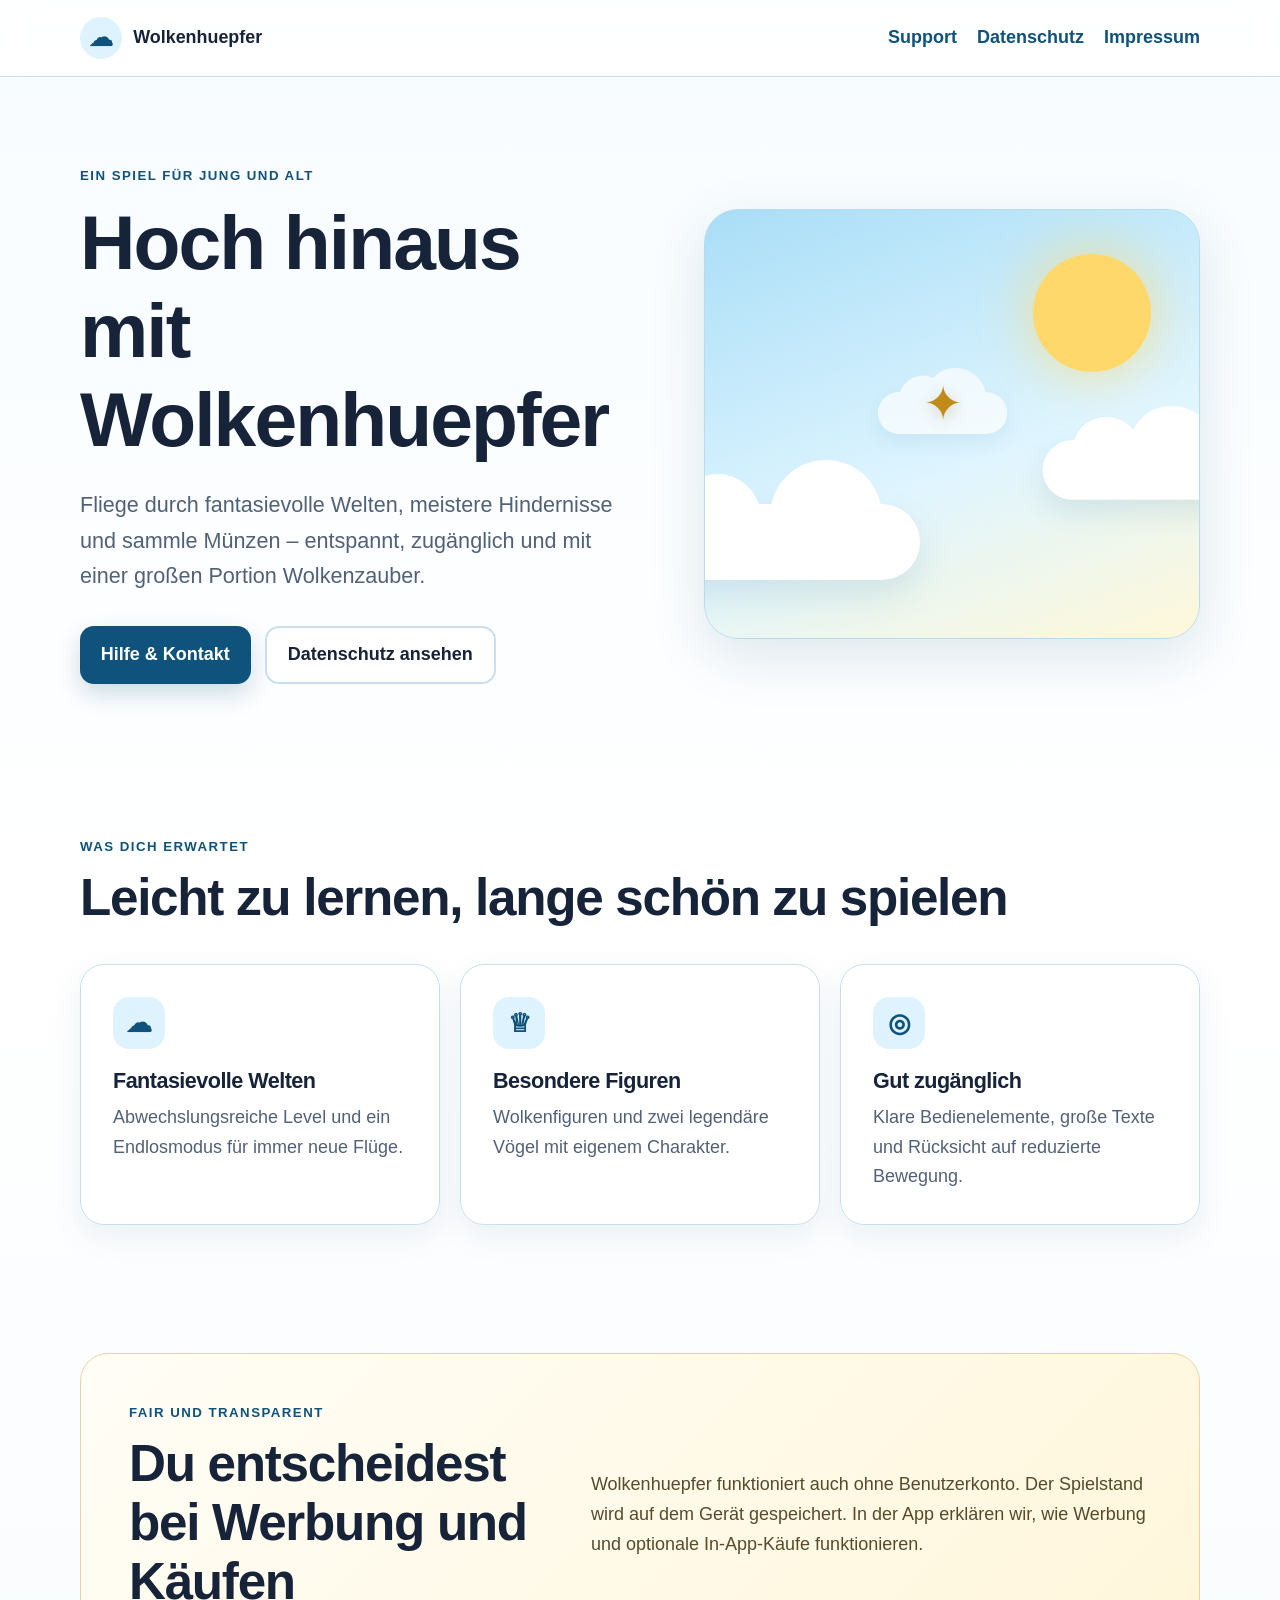
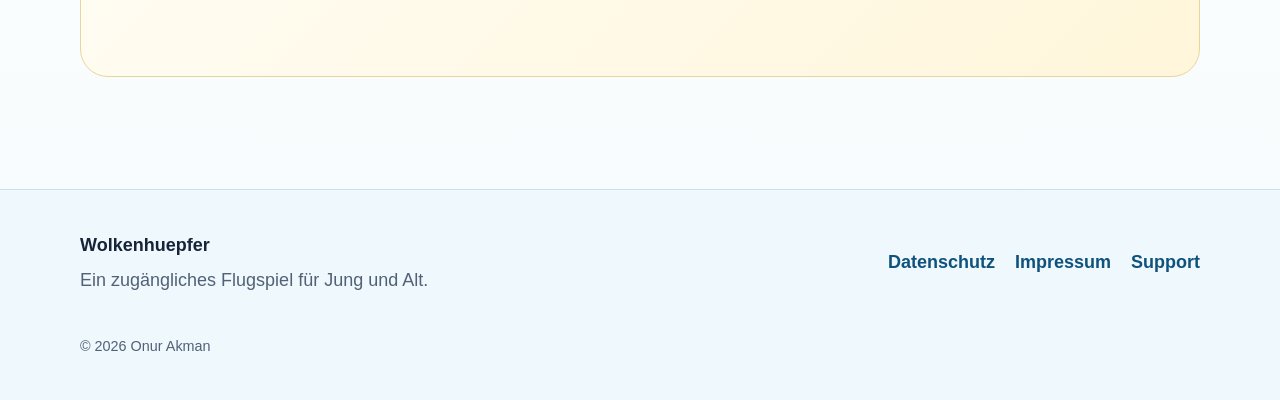
<file: index.html>
<!DOCTYPE html><html lang="de"><head><meta charSet="utf-8"/><meta name="viewport" content="width=device-width, initial-scale=1"/><link rel="stylesheet" href="/_next/static/chunks/0yrw0584~e8qk.css" data-precedence="next"/><link rel="preload" as="script" fetchPriority="low" href="/_next/static/chunks/0w2aga045jl1g.js"/><script src="/_next/static/chunks/159a0hv_pbomc.js" async=""></script><script src="/_next/static/chunks/0c_u0uom0kk-9.js" async=""></script><script src="/_next/static/chunks/17is7py1qu.mk.js" async=""></script><script src="/_next/static/chunks/turbopack-0-zrnbq9zxs--.js" async=""></script><script src="/_next/static/chunks/125vt8~p66e3w.js" async=""></script><script src="/_next/static/chunks/17f2ht9wo-phb.js" async=""></script><script src="/_next/static/chunks/0n7gz84jmsrn1.js" async=""></script><title>Wolkenhuepfer</title><meta name="description" content="Offizielle Website von Wolkenhuepfer – Informationen, Support, Datenschutz und Impressum."/><meta name="application-name" content="Wolkenhuepfer"/><meta name="robots" content="index, follow"/><script src="/_next/static/chunks/03~yq9q893hmn.js" noModule=""></script></head><body><div hidden=""><!--$--><!--/$--></div><a class="skip-link" href="#main-content">Zum Inhalt springen</a><header class="site-header"><div class="shell nav-wrap"><a class="brand" aria-label="Wolkenhuepfer Startseite" href="/"><span class="brand-mark" aria-hidden="true">☁</span><span>Wolkenhuepfer</span></a><nav aria-label="Hauptnavigation"><a href="/support/">Support</a><a href="/datenschutz/">Datenschutz</a><a href="/impressum/">Impressum</a></nav></div></header><main id="main-content" class="shell"><section class="hero" aria-labelledby="hero-title"><div class="hero-copy"><p class="eyebrow">Ein Spiel für Jung und Alt</p><h1 id="hero-title">Hoch hinaus mit Wolkenhuepfer</h1><p class="lead">Fliege durch fantasievolle Welten, meistere Hindernisse und sammle Münzen – entspannt, zugänglich und mit einer großen Portion Wolkenzauber.</p><div class="hero-actions"><a class="button primary" href="/support/">Hilfe &amp; Kontakt</a><a class="button secondary" href="/datenschutz/">Datenschutz ansehen</a></div></div><div class="sky-card" aria-label="Illustration einer Wolkenlandschaft"><span class="sun" aria-hidden="true"></span><span class="cloud cloud-one" aria-hidden="true"></span><span class="cloud cloud-two" aria-hidden="true"></span><span class="cloud cloud-three" aria-hidden="true"></span><span class="flight-path" aria-hidden="true">✦</span></div></section><section class="section" aria-labelledby="features-title"><p class="eyebrow">Was dich erwartet</p><h2 id="features-title">Leicht zu lernen, lange schön zu spielen</h2><div class="feature-grid"><article class="feature-card"><span class="feature-icon" aria-hidden="true">☁</span><h3>Fantasievolle Welten</h3><p>Abwechslungsreiche Level und ein Endlosmodus für immer neue Flüge.</p></article><article class="feature-card"><span class="feature-icon" aria-hidden="true">♕</span><h3>Besondere Figuren</h3><p>Wolkenfiguren und zwei legendäre Vögel mit eigenem Charakter.</p></article><article class="feature-card"><span class="feature-icon" aria-hidden="true">◎</span><h3>Gut zugänglich</h3><p>Klare Bedienelemente, große Texte und Rücksicht auf reduzierte Bewegung.</p></article></div></section><section class="section trust-panel" aria-labelledby="fair-title"><div><p class="eyebrow">Fair und transparent</p><h2 id="fair-title">Du entscheidest bei Werbung und Käufen</h2></div><p>Wolkenhuepfer funktioniert auch ohne Benutzerkonto. Der Spielstand wird auf dem Gerät gespeichert. In der App erklären wir, wie Werbung und optionale In‑App‑Käufe funktionieren.</p></section><!--$--><!--/$--></main><footer class="site-footer"><div class="shell footer-grid"><div><strong>Wolkenhuepfer</strong><p>Ein zugängliches Flugspiel für Jung und Alt.</p></div><nav aria-label="Rechtliche Hinweise"><a href="/datenschutz/">Datenschutz</a><a href="/impressum/">Impressum</a><a href="/support/">Support</a></nav><p class="copyright">© 2026 Onur Akman</p></div></footer><script src="/_next/static/chunks/0w2aga045jl1g.js" id="_R_" async=""></script><script>(self.__next_f=self.__next_f||[]).push([0])</script><script>self.__next_f.push([1,"1:\"$Sreact.fragment\"\n2:I[67295,[\"/_next/static/chunks/125vt8~p66e3w.js\",\"/_next/static/chunks/17f2ht9wo-phb.js\",\"/_next/static/chunks/0n7gz84jmsrn1.js\"],\"\"]\n3:I[11968,[\"/_next/static/chunks/125vt8~p66e3w.js\",\"/_next/static/chunks/17f2ht9wo-phb.js\",\"/_next/static/chunks/0n7gz84jmsrn1.js\"],\"default\"]\n4:I[87804,[\"/_next/static/chunks/125vt8~p66e3w.js\",\"/_next/static/chunks/17f2ht9wo-phb.js\",\"/_next/static/chunks/0n7gz84jmsrn1.js\"],\"default\"]\na:I[21480,[\"/_next/static/chunks/125vt8~p66e3w.js\",\"/_next/static/chunks/17f2ht9wo-phb.js\",\"/_next/static/chunks/0n7gz84jmsrn1.js\"],\"default\",1]\n:HL[\"/_next/static/chunks/0yrw0584~e8qk.css\",\"style\"]\n"])</script><script>self.__next_f.push([1,"0:{\"P\":null,\"c\":[\"\",\"\"],\"q\":\"\",\"i\":false,\"f\":[[[\"\",{\"children\":[\"__PAGE__\",{}]},\"$undefined\",\"$undefined\",16],[[\"$\",\"$1\",\"c\",{\"children\":[[[\"$\",\"link\",\"0\",{\"rel\":\"stylesheet\",\"href\":\"/_next/static/chunks/0yrw0584~e8qk.css\",\"precedence\":\"next\",\"crossOrigin\":\"$undefined\",\"nonce\":\"$undefined\"}],[\"$\",\"script\",\"script-0\",{\"src\":\"/_next/static/chunks/125vt8~p66e3w.js\",\"async\":true,\"nonce\":\"$undefined\"}],[\"$\",\"script\",\"script-1\",{\"src\":\"/_next/static/chunks/17f2ht9wo-phb.js\",\"async\":true,\"nonce\":\"$undefined\"}],[\"$\",\"script\",\"script-2\",{\"src\":\"/_next/static/chunks/0n7gz84jmsrn1.js\",\"async\":true,\"nonce\":\"$undefined\"}]],[\"$\",\"html\",null,{\"lang\":\"de\",\"children\":[\"$\",\"body\",null,{\"children\":[[\"$\",\"a\",null,{\"className\":\"skip-link\",\"href\":\"#main-content\",\"children\":\"Zum Inhalt springen\"}],[\"$\",\"header\",null,{\"className\":\"site-header\",\"children\":[\"$\",\"div\",null,{\"className\":\"shell nav-wrap\",\"children\":[[\"$\",\"$L2\",null,{\"className\":\"brand\",\"href\":\"/\",\"aria-label\":\"Wolkenhuepfer Startseite\",\"children\":[[\"$\",\"span\",null,{\"className\":\"brand-mark\",\"aria-hidden\":\"true\",\"children\":\"☁\"}],[\"$\",\"span\",null,{\"children\":\"Wolkenhuepfer\"}]]}],[\"$\",\"nav\",null,{\"aria-label\":\"Hauptnavigation\",\"children\":[[\"$\",\"$L2\",null,{\"href\":\"/support/\",\"children\":\"Support\"}],[\"$\",\"$L2\",null,{\"href\":\"/datenschutz/\",\"children\":\"Datenschutz\"}],[\"$\",\"$L2\",null,{\"href\":\"/impressum/\",\"children\":\"Impressum\"}]]}]]}]}],[\"$\",\"main\",null,{\"id\":\"main-content\",\"className\":\"shell\",\"children\":[\"$\",\"$L3\",null,{\"parallelRouterKey\":\"children\",\"error\":\"$undefined\",\"errorStyles\":\"$undefined\",\"errorScripts\":\"$undefined\",\"template\":[\"$\",\"$L4\",null,{}],\"templateStyles\":\"$undefined\",\"templateScripts\":\"$undefined\",\"notFound\":[[[\"$\",\"title\",null,{\"children\":\"404: This page could not be found.\"}],[\"$\",\"div\",null,{\"style\":{\"fontFamily\":\"system-ui,\\\"Segoe UI\\\",Roboto,Helvetica,Arial,sans-serif,\\\"Apple Color Emoji\\\",\\\"Segoe UI Emoji\\\"\",\"height\":\"100vh\",\"textAlign\":\"center\",\"display\":\"flex\",\"flexDirection\":\"column\",\"alignItems\":\"center\",\"justifyContent\":\"center\"},\"children\":[\"$\",\"div\",null,{\"children\":[[\"$\",\"style\",null,{\"dangerouslySetInnerHTML\":{\"__html\":\"body{color:#000;background:#fff;margin:0}.next-error-h1{border-right:1px solid rgba(0,0,0,.3)}@media (prefers-color-scheme:dark){body{color:#fff;background:#000}.next-error-h1{border-right:1px solid rgba(255,255,255,.3)}}\"}}],[\"$\",\"h1\",null,{\"className\":\"next-error-h1\",\"style\":{\"display\":\"inline-block\",\"margin\":\"0 20px 0 0\",\"padding\":\"0 23px 0 0\",\"fontSize\":24,\"fontWeight\":500,\"verticalAlign\":\"top\",\"lineHeight\":\"49px\"},\"children\":404}],[\"$\",\"div\",null,{\"style\":{\"display\":\"inline-block\"},\"children\":[\"$\",\"h2\",null,{\"style\":{\"fontSize\":14,\"fontWeight\":400,\"lineHeight\":\"49px\",\"margin\":0},\"children\":\"This page could not be found.\"}]}]]}]}]],[]],\"forbidden\":\"$undefined\",\"unauthorized\":\"$undefined\"}]}],[\"$\",\"footer\",null,{\"className\":\"site-footer\",\"children\":[\"$\",\"div\",null,{\"className\":\"shell footer-grid\",\"children\":[[\"$\",\"div\",null,{\"children\":[[\"$\",\"strong\",null,{\"children\":\"Wolkenhuepfer\"}],[\"$\",\"p\",null,{\"children\":\"Ein zugängliches Flugspiel für Jung und Alt.\"}]]}],[\"$\",\"nav\",null,{\"aria-label\":\"Rechtliche Hinweise\",\"children\":[[\"$\",\"$L2\",null,{\"href\":\"/datenschutz/\",\"children\":\"Datenschutz\"}],[\"$\",\"$L2\",null,{\"href\":\"/impressum/\",\"children\":\"Impressum\"}],[\"$\",\"$L2\",null,{\"href\":\"/support/\",\"children\":\"Support\"}]]}],[\"$\",\"p\",null,{\"className\":\"copyright\",\"children\":\"© 2026 Onur Akman\"}]]}]}]]}]}]]}],{\"children\":[[\"$\",\"$1\",\"c\",{\"children\":[[[\"$\",\"section\",null,{\"className\":\"hero\",\"aria-labelledby\":\"hero-title\",\"children\":[[\"$\",\"div\",null,{\"className\":\"hero-copy\",\"children\":[[\"$\",\"p\",null,{\"className\":\"eyebrow\",\"children\":\"Ein Spiel für Jung und Alt\"}],[\"$\",\"h1\",null,{\"id\":\"hero-title\",\"children\":\"Hoch hinaus mit Wolkenhuepfer\"}],[\"$\",\"p\",null,{\"className\":\"lead\",\"children\":\"Fliege durch fantasievolle Welten, meistere Hindernisse und sammle Münzen – entspannt, zugänglich und mit einer großen Portion Wolkenzauber.\"}],[\"$\",\"div\",null,{\"className\":\"hero-actions\",\"children\":[[\"$\",\"$L2\",null,{\"className\":\"button primary\",\"href\":\"/support/\",\"children\":\"Hilfe \u0026 Kontakt\"}],[\"$\",\"$L2\",null,{\"className\":\"button secondary\",\"href\":\"/datenschutz/\",\"children\":\"Datenschutz ansehen\"}]]}]]}],[\"$\",\"div\",null,{\"className\":\"sky-card\",\"aria-label\":\"Illustration einer Wolkenlandschaft\",\"children\":[[\"$\",\"span\",null,{\"className\":\"sun\",\"aria-hidden\":\"true\"}],[\"$\",\"span\",null,{\"className\":\"cloud cloud-one\",\"aria-hidden\":\"true\"}],[\"$\",\"span\",null,{\"className\":\"cloud cloud-two\",\"aria-hidden\":\"true\"}],[\"$\",\"span\",null,{\"className\":\"cloud cloud-three\",\"aria-hidden\":\"true\"}],[\"$\",\"span\",null,{\"className\":\"flight-path\",\"aria-hidden\":\"true\",\"children\":\"✦\"}]]}]]}],[\"$\",\"section\",null,{\"className\":\"section\",\"aria-labelledby\":\"features-title\",\"children\":[[\"$\",\"p\",null,{\"className\":\"eyebrow\",\"children\":\"Was dich erwartet\"}],\"$L5\",\"$L6\"]}],\"$L7\"],null,\"$L8\"]}],{},null,false,null]},null,false,null],\"$L9\",false]],\"m\":\"$undefined\",\"G\":[\"$a\",[\"$Lb\"]],\"S\":true,\"h\":null,\"s\":\"$undefined\",\"l\":\"$undefined\",\"p\":\"$undefined\",\"d\":\"$undefined\",\"b\":\"DrEiK5iw8OXhqhpWD-Tgt\"}\n"])</script><script>self.__next_f.push([1,"c:I[77916,[\"/_next/static/chunks/125vt8~p66e3w.js\",\"/_next/static/chunks/17f2ht9wo-phb.js\",\"/_next/static/chunks/0n7gz84jmsrn1.js\"],\"OutletBoundary\"]\nd:\"$Sreact.suspense\"\nf:I[77916,[\"/_next/static/chunks/125vt8~p66e3w.js\",\"/_next/static/chunks/17f2ht9wo-phb.js\",\"/_next/static/chunks/0n7gz84jmsrn1.js\"],\"ViewportBoundary\"]\n11:I[77916,[\"/_next/static/chunks/125vt8~p66e3w.js\",\"/_next/static/chunks/17f2ht9wo-phb.js\",\"/_next/static/chunks/0n7gz84jmsrn1.js\"],\"MetadataBoundary\"]\n5:[\"$\",\"h2\",null,{\"id\":\"features-title\",\"children\":\"Leicht zu lernen, lange schön zu spielen\"}]\n6:[\"$\",\"div\",null,{\"className\":\"feature-grid\",\"children\":[[\"$\",\"article\",null,{\"className\":\"feature-card\",\"children\":[[\"$\",\"span\",null,{\"className\":\"feature-icon\",\"aria-hidden\":\"true\",\"children\":\"☁\"}],[\"$\",\"h3\",null,{\"children\":\"Fantasievolle Welten\"}],[\"$\",\"p\",null,{\"children\":\"Abwechslungsreiche Level und ein Endlosmodus für immer neue Flüge.\"}]]}],[\"$\",\"article\",null,{\"className\":\"feature-card\",\"children\":[[\"$\",\"span\",null,{\"className\":\"feature-icon\",\"aria-hidden\":\"true\",\"children\":\"♕\"}],[\"$\",\"h3\",null,{\"children\":\"Besondere Figuren\"}],[\"$\",\"p\",null,{\"children\":\"Wolkenfiguren und zwei legendäre Vögel mit eigenem Charakter.\"}]]}],[\"$\",\"article\",null,{\"className\":\"feature-card\",\"children\":[[\"$\",\"span\",null,{\"className\":\"feature-icon\",\"aria-hidden\":\"true\",\"children\":\"◎\"}],[\"$\",\"h3\",null,{\"children\":\"Gut zugänglich\"}],[\"$\",\"p\",null,{\"children\":\"Klare Bedienelemente, große Texte und Rücksicht auf reduzierte Bewegung.\"}]]}]]}]\n7:[\"$\",\"section\",null,{\"className\":\"section trust-panel\",\"aria-labelledby\":\"fair-title\",\"children\":[[\"$\",\"div\",null,{\"children\":[[\"$\",\"p\",null,{\"className\":\"eyebrow\",\"children\":\"Fair und transparent\"}],[\"$\",\"h2\",null,{\"id\":\"fair-title\",\"children\":\"Du entscheidest bei Werbung und Käufen\"}]]}],[\"$\",\"p\",null,{\"children\":\"Wolkenhuepfer funktioniert auch ohne Benutzerkonto. Der Spielstand wird auf dem Gerät gespeichert. In der App erklären wir, wie Werbung und optionale In‑App‑Käufe funktionieren.\"}]]}]\n8:[\"$\",\"$Lc\",null,{\"children\":[\"$\",\"$d\",null,{\"name\":\"Next.MetadataOutlet\",\"children\":\"$@e\"}]}]\n9:[\"$\",\"$1\",\"h\",{\"children\":[null,[\"$\",\"$Lf\",null,{\"children\":\"$L10\"}],[\"$\",\"div\",null,{\"hidden\":true,\"children\":[\"$\",\"$L11\",null,{\"children\":[\"$\",\"$d\",null,{\"name\":\"Next.Metadata\",\"children\":\"$L12\"}]}]}],null]}]\nb:[\"$\",\"link\",\"0\",{\"rel\":\"stylesheet\",\"href\":\"/_next/static/chunks/0yrw0584~e8qk.css\",\"precedence\":\"next\",\"crossOrigin\":\"$undefined\",\"nonce\":\"$undefined\"}]\n"])</script><script>self.__next_f.push([1,"10:[[\"$\",\"meta\",\"0\",{\"charSet\":\"utf-8\"}],[\"$\",\"meta\",\"1\",{\"name\":\"viewport\",\"content\":\"width=device-width, initial-scale=1\"}]]\n"])</script><script>self.__next_f.push([1,"e:null\n12:[[\"$\",\"title\",\"0\",{\"children\":\"Wolkenhuepfer\"}],[\"$\",\"meta\",\"1\",{\"name\":\"description\",\"content\":\"Offizielle Website von Wolkenhuepfer – Informationen, Support, Datenschutz und Impressum.\"}],[\"$\",\"meta\",\"2\",{\"name\":\"application-name\",\"content\":\"Wolkenhuepfer\"}],[\"$\",\"meta\",\"3\",{\"name\":\"robots\",\"content\":\"index, follow\"}]]\n"])</script></body></html>
</file>
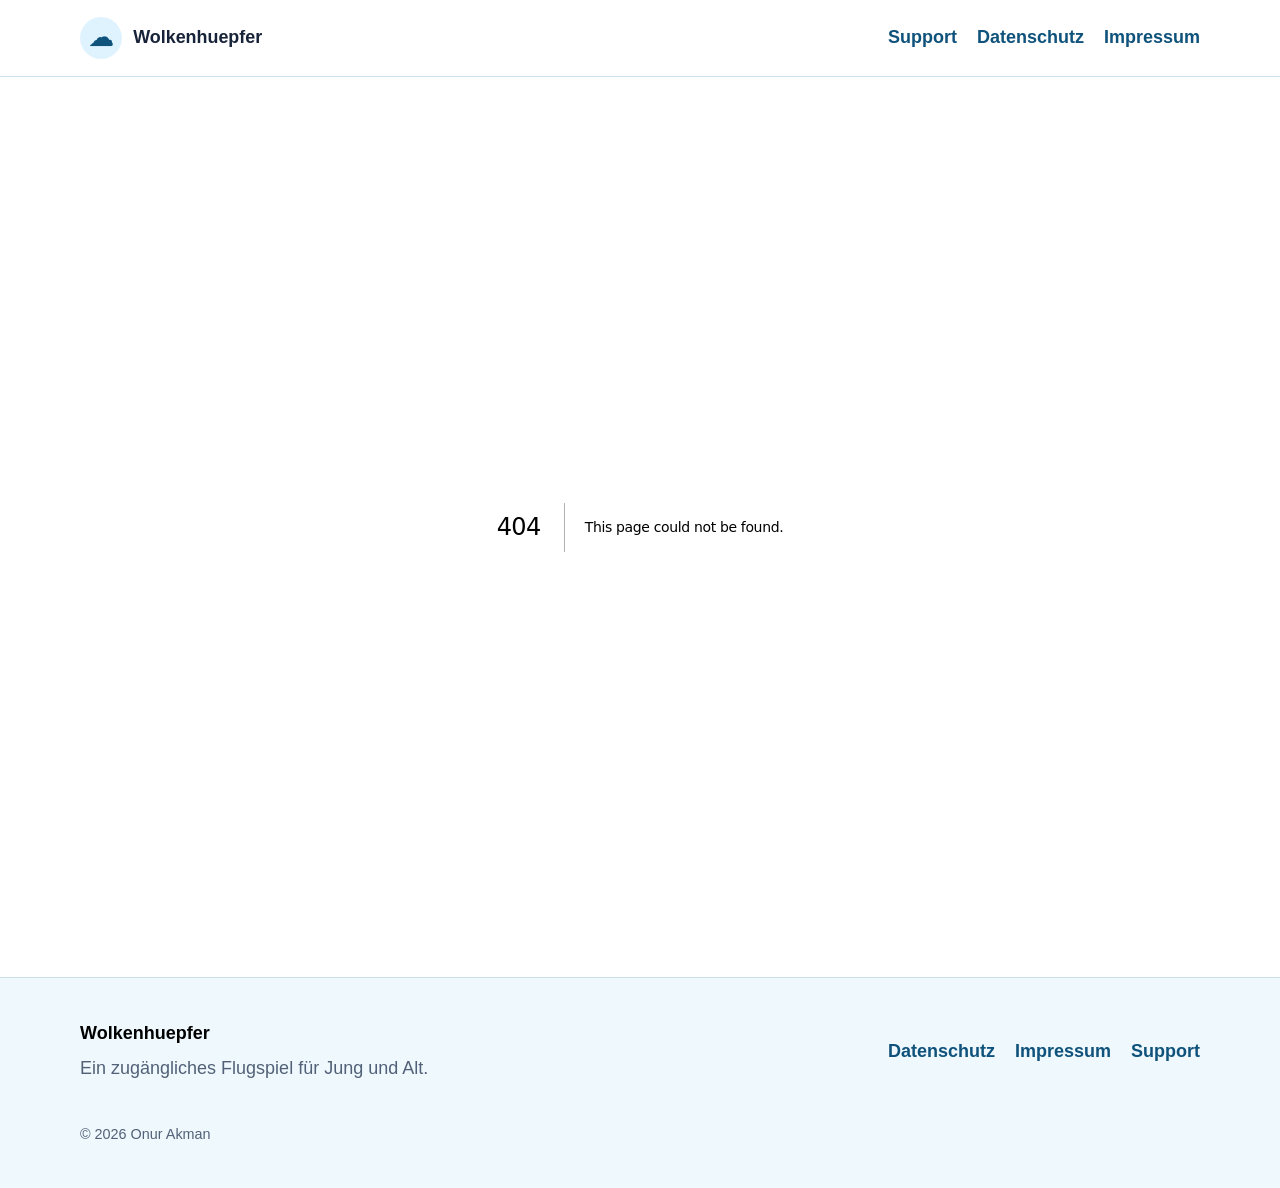
<file: 404/index.html>
<!DOCTYPE html><html lang="de"><head><meta charSet="utf-8"/><meta name="viewport" content="width=device-width, initial-scale=1"/><link rel="stylesheet" href="/_next/static/chunks/0yrw0584~e8qk.css" data-precedence="next"/><link rel="preload" as="script" fetchPriority="low" href="/_next/static/chunks/0w2aga045jl1g.js"/><script src="/_next/static/chunks/159a0hv_pbomc.js" async=""></script><script src="/_next/static/chunks/0c_u0uom0kk-9.js" async=""></script><script src="/_next/static/chunks/17is7py1qu.mk.js" async=""></script><script src="/_next/static/chunks/turbopack-0-zrnbq9zxs--.js" async=""></script><script src="/_next/static/chunks/125vt8~p66e3w.js" async=""></script><script src="/_next/static/chunks/17f2ht9wo-phb.js" async=""></script><script src="/_next/static/chunks/0n7gz84jmsrn1.js" async=""></script><meta name="robots" content="noindex"/><title>404: This page could not be found.</title><title>Wolkenhuepfer</title><meta name="description" content="Offizielle Website von Wolkenhuepfer – Informationen, Support, Datenschutz und Impressum."/><meta name="application-name" content="Wolkenhuepfer"/><meta name="robots" content="index, follow"/><script src="/_next/static/chunks/03~yq9q893hmn.js" noModule=""></script></head><body><div hidden=""><!--$--><!--/$--></div><a class="skip-link" href="#main-content">Zum Inhalt springen</a><header class="site-header"><div class="shell nav-wrap"><a class="brand" aria-label="Wolkenhuepfer Startseite" href="/"><span class="brand-mark" aria-hidden="true">☁</span><span>Wolkenhuepfer</span></a><nav aria-label="Hauptnavigation"><a href="/support/">Support</a><a href="/datenschutz/">Datenschutz</a><a href="/impressum/">Impressum</a></nav></div></header><main id="main-content" class="shell"><div style="font-family:system-ui,&quot;Segoe UI&quot;,Roboto,Helvetica,Arial,sans-serif,&quot;Apple Color Emoji&quot;,&quot;Segoe UI Emoji&quot;;height:100vh;text-align:center;display:flex;flex-direction:column;align-items:center;justify-content:center"><div><style>body{color:#000;background:#fff;margin:0}.next-error-h1{border-right:1px solid rgba(0,0,0,.3)}@media (prefers-color-scheme:dark){body{color:#fff;background:#000}.next-error-h1{border-right:1px solid rgba(255,255,255,.3)}}</style><h1 class="next-error-h1" style="display:inline-block;margin:0 20px 0 0;padding:0 23px 0 0;font-size:24px;font-weight:500;vertical-align:top;line-height:49px">404</h1><div style="display:inline-block"><h2 style="font-size:14px;font-weight:400;line-height:49px;margin:0">This page could not be found.</h2></div></div></div><!--$--><!--/$--></main><footer class="site-footer"><div class="shell footer-grid"><div><strong>Wolkenhuepfer</strong><p>Ein zugängliches Flugspiel für Jung und Alt.</p></div><nav aria-label="Rechtliche Hinweise"><a href="/datenschutz/">Datenschutz</a><a href="/impressum/">Impressum</a><a href="/support/">Support</a></nav><p class="copyright">© 2026 Onur Akman</p></div></footer><script src="/_next/static/chunks/0w2aga045jl1g.js" id="_R_" async=""></script><script>(self.__next_f=self.__next_f||[]).push([0])</script><script>self.__next_f.push([1,"1:\"$Sreact.fragment\"\n2:I[67295,[\"/_next/static/chunks/125vt8~p66e3w.js\",\"/_next/static/chunks/17f2ht9wo-phb.js\",\"/_next/static/chunks/0n7gz84jmsrn1.js\"],\"\"]\n3:I[11968,[\"/_next/static/chunks/125vt8~p66e3w.js\",\"/_next/static/chunks/17f2ht9wo-phb.js\",\"/_next/static/chunks/0n7gz84jmsrn1.js\"],\"default\"]\n4:I[87804,[\"/_next/static/chunks/125vt8~p66e3w.js\",\"/_next/static/chunks/17f2ht9wo-phb.js\",\"/_next/static/chunks/0n7gz84jmsrn1.js\"],\"default\"]\n5:I[77916,[\"/_next/static/chunks/125vt8~p66e3w.js\",\"/_next/static/chunks/17f2ht9wo-phb.js\",\"/_next/static/chunks/0n7gz84jmsrn1.js\"],\"OutletBoundary\"]\n6:\"$Sreact.suspense\"\n9:I[77916,[\"/_next/static/chunks/125vt8~p66e3w.js\",\"/_next/static/chunks/17f2ht9wo-phb.js\",\"/_next/static/chunks/0n7gz84jmsrn1.js\"],\"ViewportBoundary\"]\nb:I[77916,[\"/_next/static/chunks/125vt8~p66e3w.js\",\"/_next/static/chunks/17f2ht9wo-phb.js\",\"/_next/static/chunks/0n7gz84jmsrn1.js\"],\"MetadataBoundary\"]\nd:I[21480,[\"/_next/static/chunks/125vt8~p66e3w.js\",\"/_next/static/chunks/17f2ht9wo-phb.js\",\"/_next/static/chunks/0n7gz84jmsrn1.js\"],\"default\",1]\n:HL[\"/_next/static/chunks/0yrw0584~e8qk.css\",\"style\"]\n"])</script><script>self.__next_f.push([1,"0:{\"P\":null,\"c\":[\"\",\"_not-found\",\"\"],\"q\":\"\",\"i\":false,\"f\":[[[\"\",{\"children\":[\"/_not-found\",{\"children\":[\"__PAGE__\",{}]}]},\"$undefined\",\"$undefined\",16],[[\"$\",\"$1\",\"c\",{\"children\":[[[\"$\",\"link\",\"0\",{\"rel\":\"stylesheet\",\"href\":\"/_next/static/chunks/0yrw0584~e8qk.css\",\"precedence\":\"next\",\"crossOrigin\":\"$undefined\",\"nonce\":\"$undefined\"}],[\"$\",\"script\",\"script-0\",{\"src\":\"/_next/static/chunks/125vt8~p66e3w.js\",\"async\":true,\"nonce\":\"$undefined\"}],[\"$\",\"script\",\"script-1\",{\"src\":\"/_next/static/chunks/17f2ht9wo-phb.js\",\"async\":true,\"nonce\":\"$undefined\"}],[\"$\",\"script\",\"script-2\",{\"src\":\"/_next/static/chunks/0n7gz84jmsrn1.js\",\"async\":true,\"nonce\":\"$undefined\"}]],[\"$\",\"html\",null,{\"lang\":\"de\",\"children\":[\"$\",\"body\",null,{\"children\":[[\"$\",\"a\",null,{\"className\":\"skip-link\",\"href\":\"#main-content\",\"children\":\"Zum Inhalt springen\"}],[\"$\",\"header\",null,{\"className\":\"site-header\",\"children\":[\"$\",\"div\",null,{\"className\":\"shell nav-wrap\",\"children\":[[\"$\",\"$L2\",null,{\"className\":\"brand\",\"href\":\"/\",\"aria-label\":\"Wolkenhuepfer Startseite\",\"children\":[[\"$\",\"span\",null,{\"className\":\"brand-mark\",\"aria-hidden\":\"true\",\"children\":\"☁\"}],[\"$\",\"span\",null,{\"children\":\"Wolkenhuepfer\"}]]}],[\"$\",\"nav\",null,{\"aria-label\":\"Hauptnavigation\",\"children\":[[\"$\",\"$L2\",null,{\"href\":\"/support/\",\"children\":\"Support\"}],[\"$\",\"$L2\",null,{\"href\":\"/datenschutz/\",\"children\":\"Datenschutz\"}],[\"$\",\"$L2\",null,{\"href\":\"/impressum/\",\"children\":\"Impressum\"}]]}]]}]}],[\"$\",\"main\",null,{\"id\":\"main-content\",\"className\":\"shell\",\"children\":[\"$\",\"$L3\",null,{\"parallelRouterKey\":\"children\",\"error\":\"$undefined\",\"errorStyles\":\"$undefined\",\"errorScripts\":\"$undefined\",\"template\":[\"$\",\"$L4\",null,{}],\"templateStyles\":\"$undefined\",\"templateScripts\":\"$undefined\",\"notFound\":[[[\"$\",\"title\",null,{\"children\":\"404: This page could not be found.\"}],[\"$\",\"div\",null,{\"style\":{\"fontFamily\":\"system-ui,\\\"Segoe UI\\\",Roboto,Helvetica,Arial,sans-serif,\\\"Apple Color Emoji\\\",\\\"Segoe UI Emoji\\\"\",\"height\":\"100vh\",\"textAlign\":\"center\",\"display\":\"flex\",\"flexDirection\":\"column\",\"alignItems\":\"center\",\"justifyContent\":\"center\"},\"children\":[\"$\",\"div\",null,{\"children\":[[\"$\",\"style\",null,{\"dangerouslySetInnerHTML\":{\"__html\":\"body{color:#000;background:#fff;margin:0}.next-error-h1{border-right:1px solid rgba(0,0,0,.3)}@media (prefers-color-scheme:dark){body{color:#fff;background:#000}.next-error-h1{border-right:1px solid rgba(255,255,255,.3)}}\"}}],[\"$\",\"h1\",null,{\"className\":\"next-error-h1\",\"style\":{\"display\":\"inline-block\",\"margin\":\"0 20px 0 0\",\"padding\":\"0 23px 0 0\",\"fontSize\":24,\"fontWeight\":500,\"verticalAlign\":\"top\",\"lineHeight\":\"49px\"},\"children\":404}],[\"$\",\"div\",null,{\"style\":{\"display\":\"inline-block\"},\"children\":[\"$\",\"h2\",null,{\"style\":{\"fontSize\":14,\"fontWeight\":400,\"lineHeight\":\"49px\",\"margin\":0},\"children\":\"This page could not be found.\"}]}]]}]}]],[]],\"forbidden\":\"$undefined\",\"unauthorized\":\"$undefined\"}]}],[\"$\",\"footer\",null,{\"className\":\"site-footer\",\"children\":[\"$\",\"div\",null,{\"className\":\"shell footer-grid\",\"children\":[[\"$\",\"div\",null,{\"children\":[[\"$\",\"strong\",null,{\"children\":\"Wolkenhuepfer\"}],[\"$\",\"p\",null,{\"children\":\"Ein zugängliches Flugspiel für Jung und Alt.\"}]]}],[\"$\",\"nav\",null,{\"aria-label\":\"Rechtliche Hinweise\",\"children\":[[\"$\",\"$L2\",null,{\"href\":\"/datenschutz/\",\"children\":\"Datenschutz\"}],[\"$\",\"$L2\",null,{\"href\":\"/impressum/\",\"children\":\"Impressum\"}],[\"$\",\"$L2\",null,{\"href\":\"/support/\",\"children\":\"Support\"}]]}],[\"$\",\"p\",null,{\"className\":\"copyright\",\"children\":\"© 2026 Onur Akman\"}]]}]}]]}]}]]}],{\"children\":[[\"$\",\"$1\",\"c\",{\"children\":[null,[\"$\",\"$L3\",null,{\"parallelRouterKey\":\"children\",\"error\":\"$undefined\",\"errorStyles\":\"$undefined\",\"errorScripts\":\"$undefined\",\"template\":[\"$\",\"$L4\",null,{}],\"templateStyles\":\"$undefined\",\"templateScripts\":\"$undefined\",\"notFound\":\"$undefined\",\"forbidden\":\"$undefined\",\"unauthorized\":\"$undefined\"}]]}],{\"children\":[[\"$\",\"$1\",\"c\",{\"children\":[[[\"$\",\"title\",null,{\"children\":\"404: This page could not be found.\"}],[\"$\",\"div\",null,{\"style\":\"$0:f:0:1:0:props:children:1:props:children:props:children:2:props:children:props:notFound:0:1:props:style\",\"children\":[\"$\",\"div\",null,{\"children\":[[\"$\",\"style\",null,{\"dangerouslySetInnerHTML\":{\"__html\":\"body{color:#000;background:#fff;margin:0}.next-error-h1{border-right:1px solid rgba(0,0,0,.3)}@media (prefers-color-scheme:dark){body{color:#fff;background:#000}.next-error-h1{border-right:1px solid rgba(255,255,255,.3)}}\"}}],[\"$\",\"h1\",null,{\"className\":\"next-error-h1\",\"style\":\"$0:f:0:1:0:props:children:1:props:children:props:children:2:props:children:props:notFound:0:1:props:children:props:children:1:props:style\",\"children\":404}],[\"$\",\"div\",null,{\"style\":\"$0:f:0:1:0:props:children:1:props:children:props:children:2:props:children:props:notFound:0:1:props:children:props:children:2:props:style\",\"children\":[\"$\",\"h2\",null,{\"style\":\"$0:f:0:1:0:props:children:1:props:children:props:children:2:props:children:props:notFound:0:1:props:children:props:children:2:props:children:props:style\",\"children\":\"This page could not be found.\"}]}]]}]}]],null,[\"$\",\"$L5\",null,{\"children\":[\"$\",\"$6\",null,{\"name\":\"Next.MetadataOutlet\",\"children\":\"$@7\"}]}]]}],{},null,false,null]},null,false,\"$@8\"]},null,false,null],[\"$\",\"$1\",\"h\",{\"children\":[[\"$\",\"meta\",null,{\"name\":\"robots\",\"content\":\"noindex\"}],[\"$\",\"$L9\",null,{\"children\":\"$La\"}],[\"$\",\"div\",null,{\"hidden\":true,\"children\":[\"$\",\"$Lb\",null,{\"children\":[\"$\",\"$6\",null,{\"name\":\"Next.Metadata\",\"children\":\"$Lc\"}]}]}],null]}],false]],\"m\":\"$undefined\",\"G\":[\"$d\",[[\"$\",\"link\",\"0\",{\"rel\":\"stylesheet\",\"href\":\"/_next/static/chunks/0yrw0584~e8qk.css\",\"precedence\":\"next\",\"crossOrigin\":\"$undefined\",\"nonce\":\"$undefined\"}]]],\"S\":true,\"h\":null,\"s\":\"$undefined\",\"l\":\"$undefined\",\"p\":\"$undefined\",\"d\":\"$undefined\",\"b\":\"DrEiK5iw8OXhqhpWD-Tgt\"}\n"])</script><script>self.__next_f.push([1,"e:[]\n8:\"$We\"\n"])</script><script>self.__next_f.push([1,"a:[[\"$\",\"meta\",\"0\",{\"charSet\":\"utf-8\"}],[\"$\",\"meta\",\"1\",{\"name\":\"viewport\",\"content\":\"width=device-width, initial-scale=1\"}]]\n"])</script><script>self.__next_f.push([1,"7:null\nc:[[\"$\",\"title\",\"0\",{\"children\":\"Wolkenhuepfer\"}],[\"$\",\"meta\",\"1\",{\"name\":\"description\",\"content\":\"Offizielle Website von Wolkenhuepfer – Informationen, Support, Datenschutz und Impressum.\"}],[\"$\",\"meta\",\"2\",{\"name\":\"application-name\",\"content\":\"Wolkenhuepfer\"}],[\"$\",\"meta\",\"3\",{\"name\":\"robots\",\"content\":\"index, follow\"}]]\n"])</script></body></html>
</file>
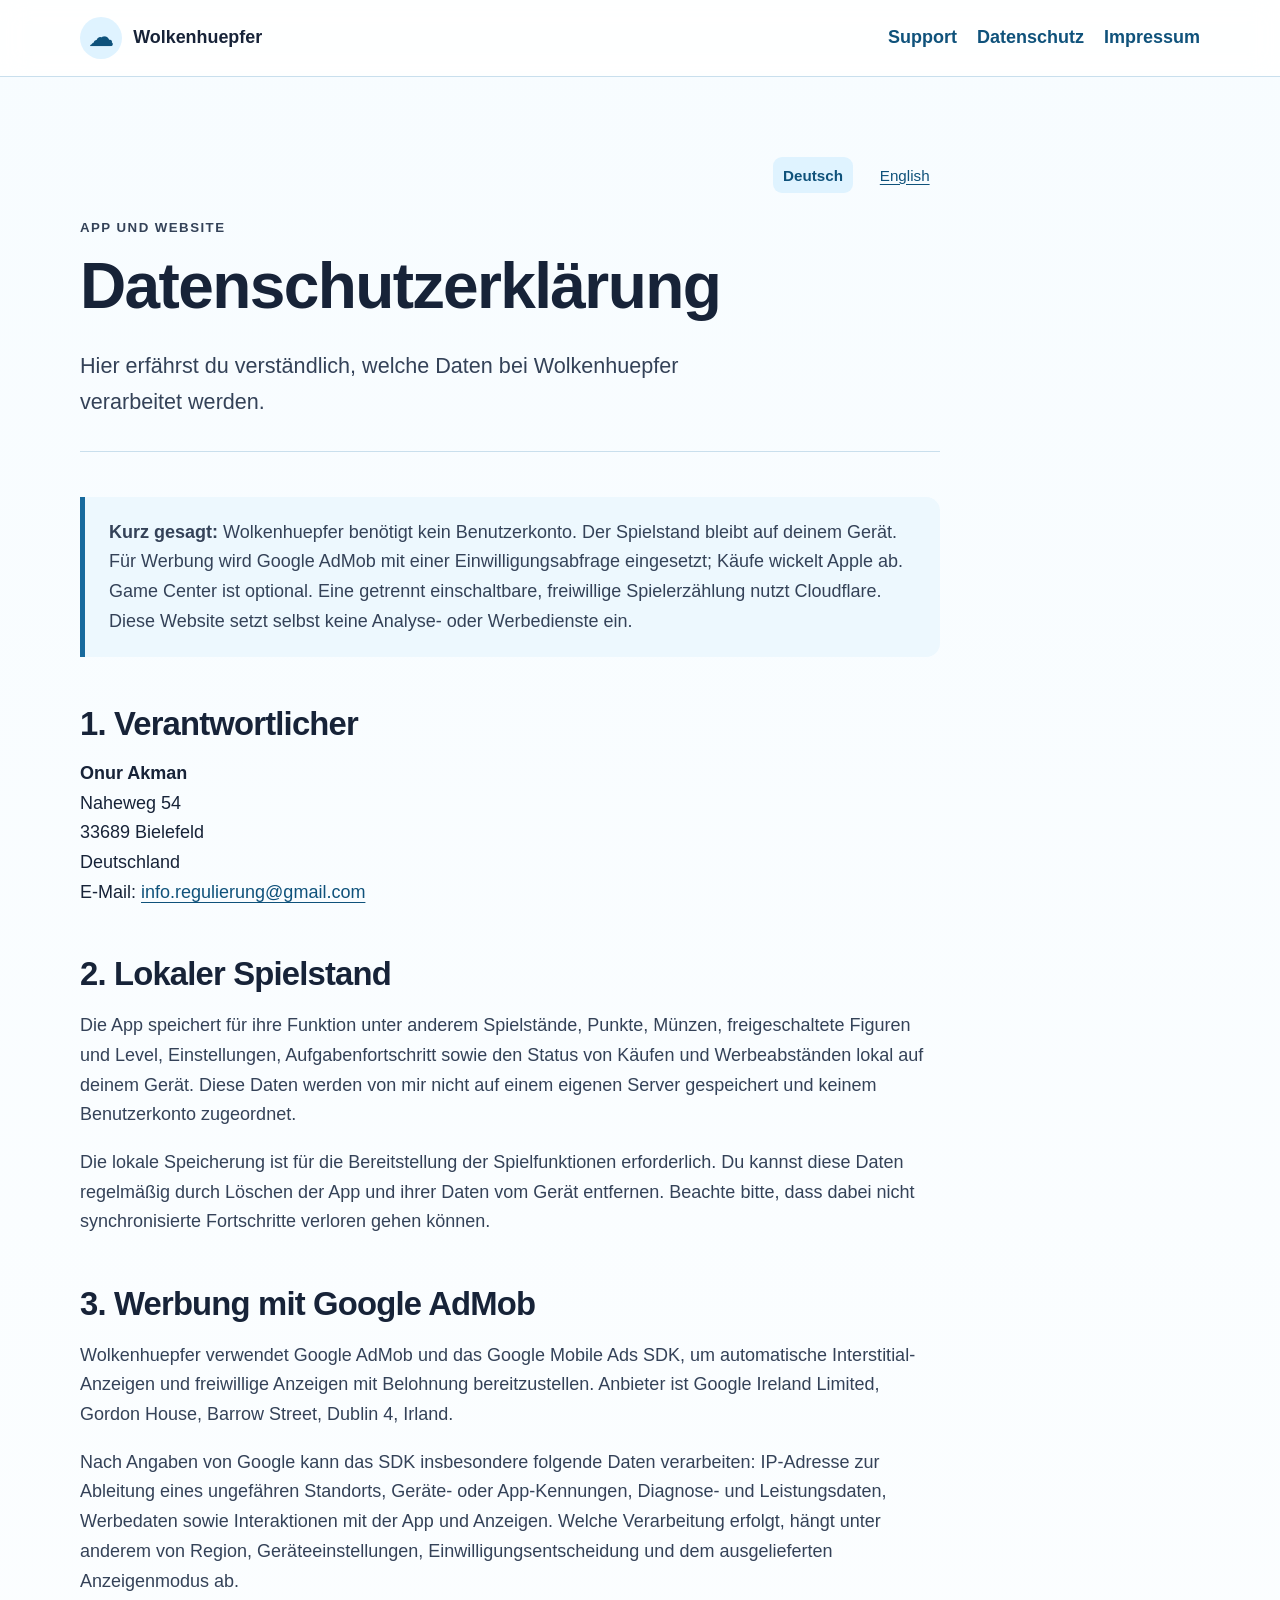
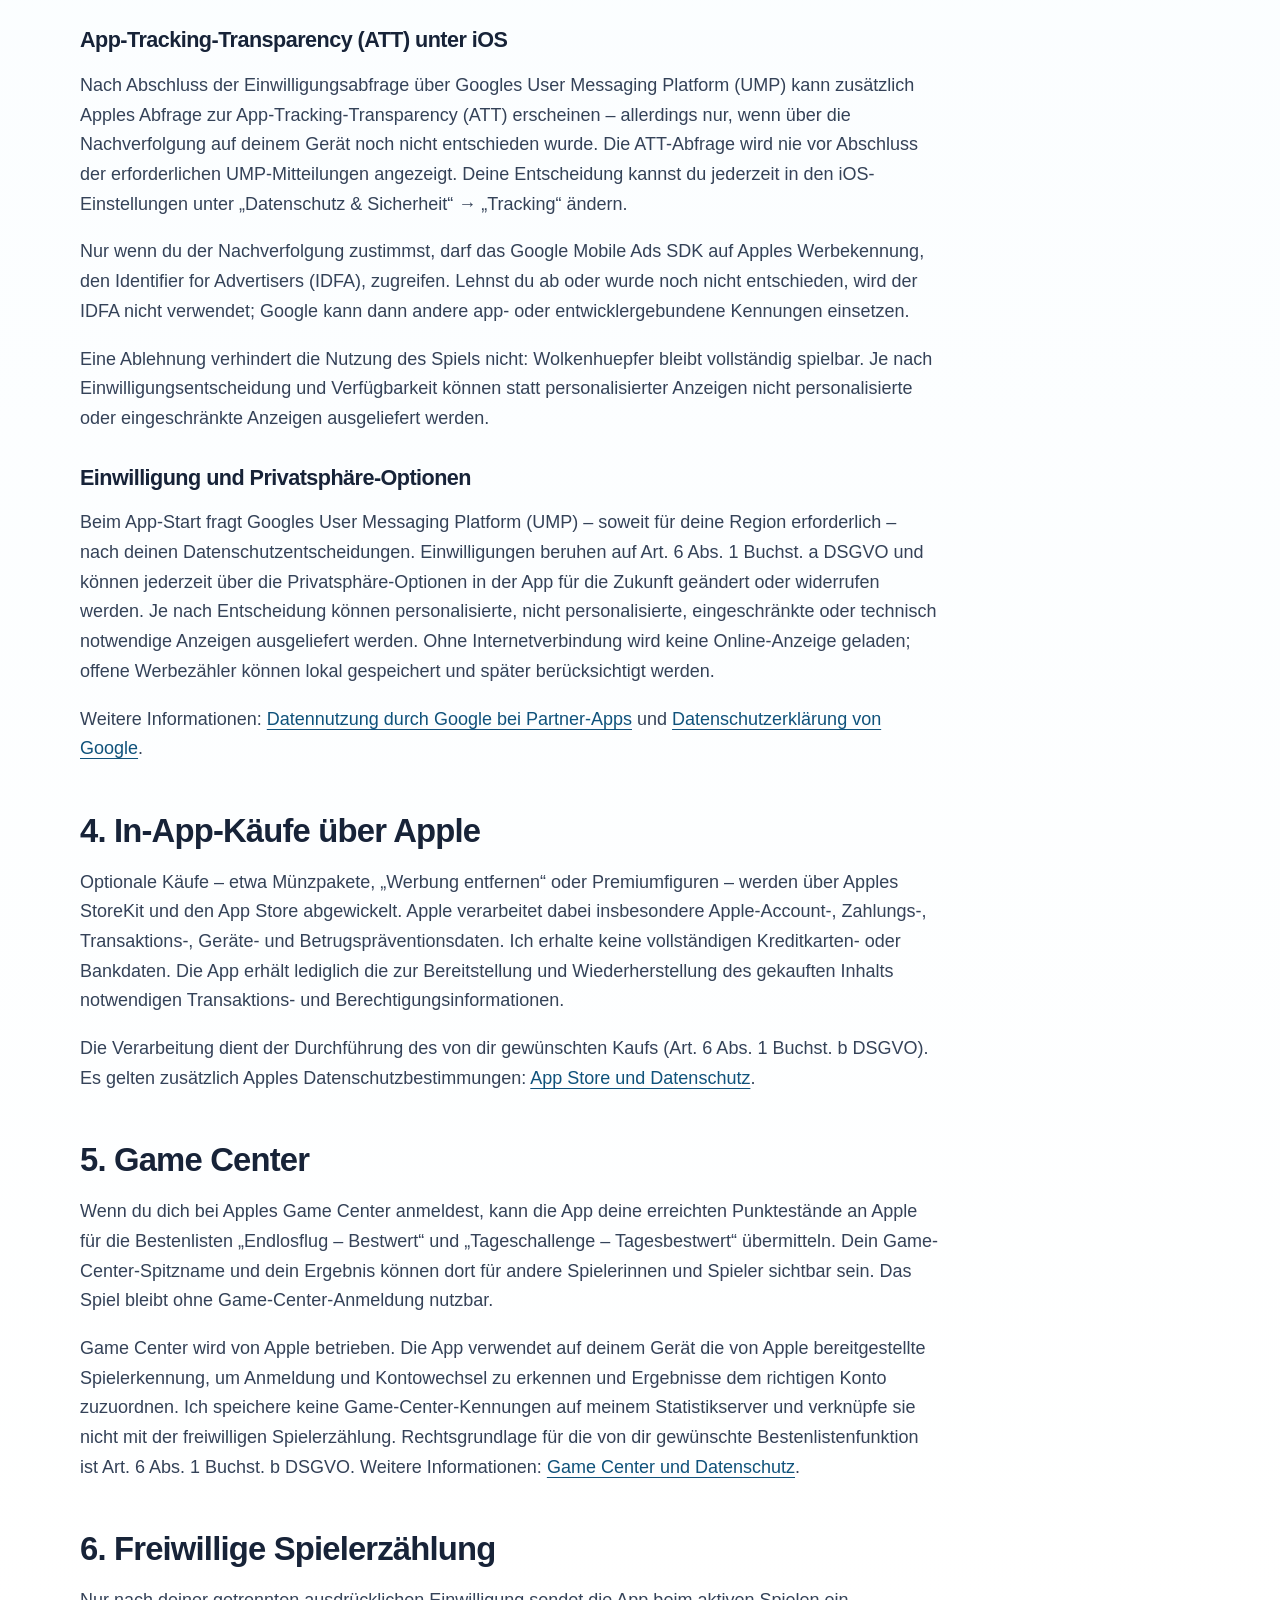
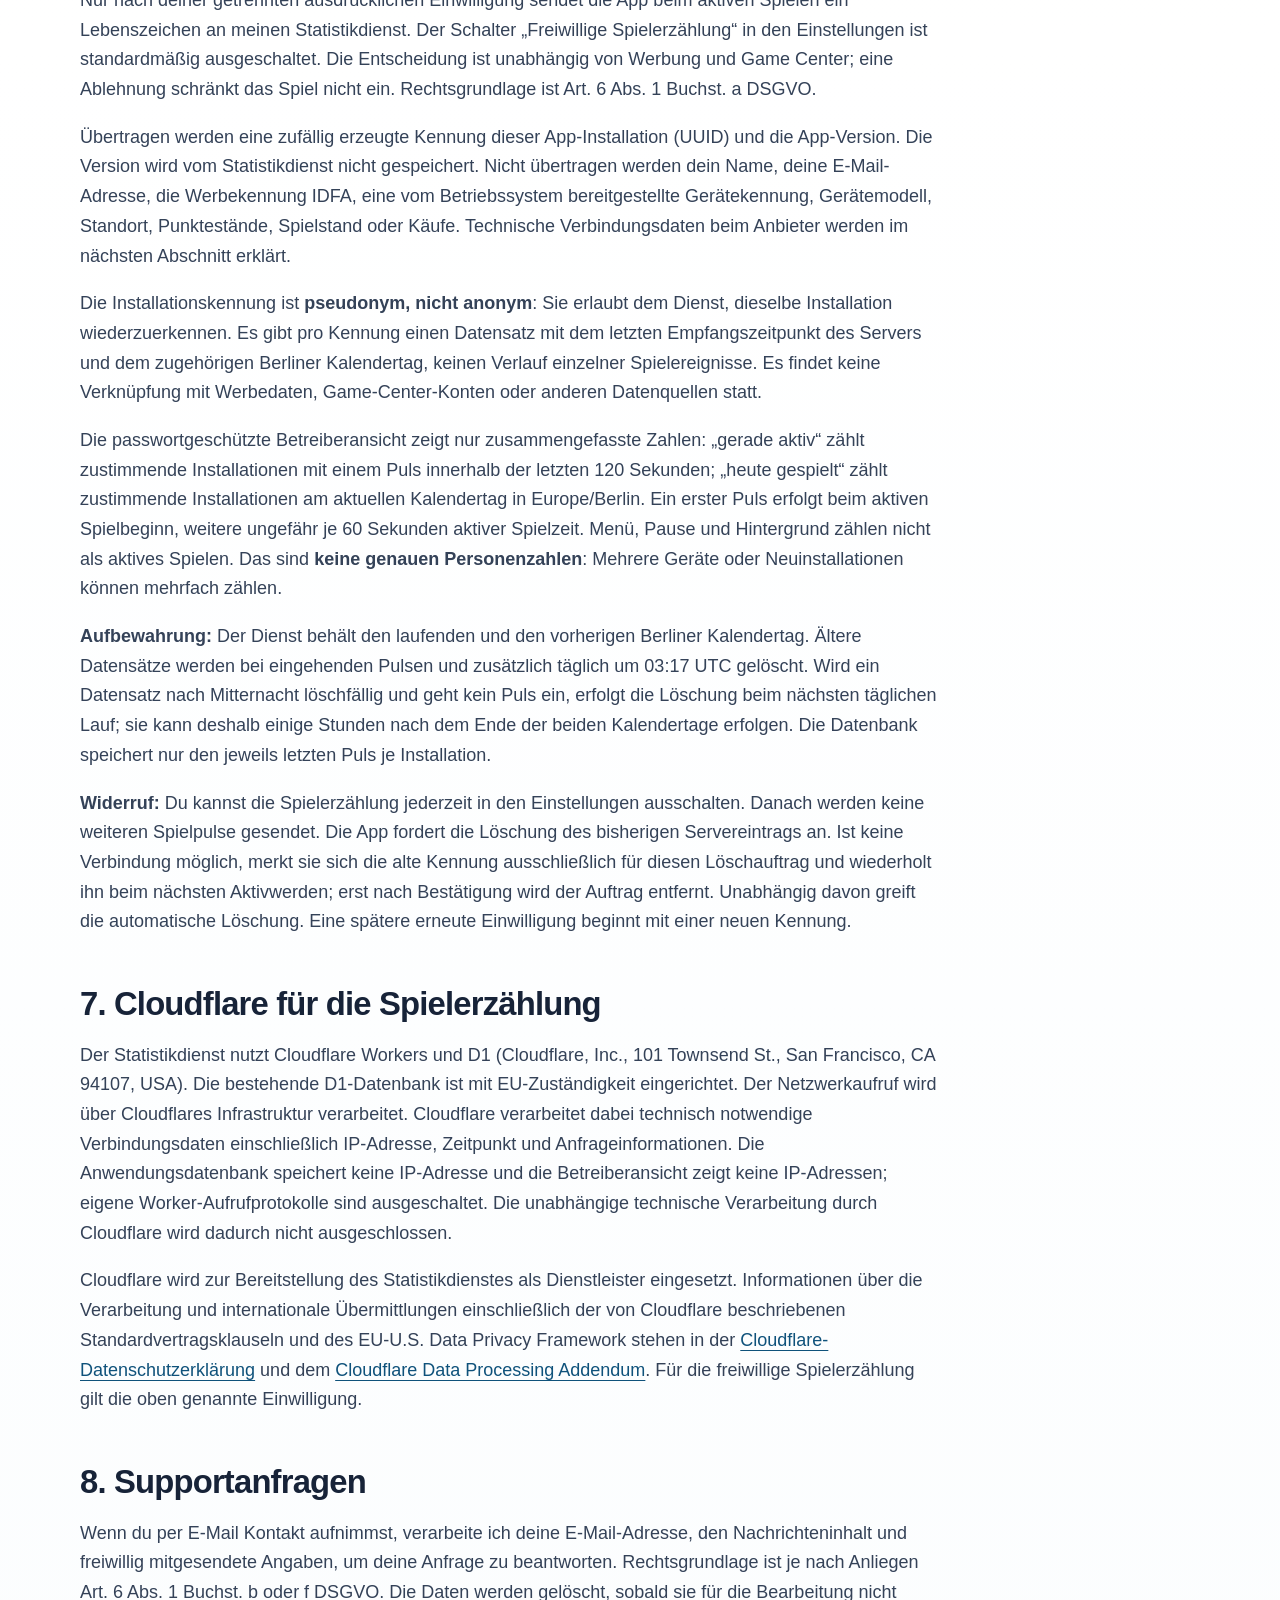
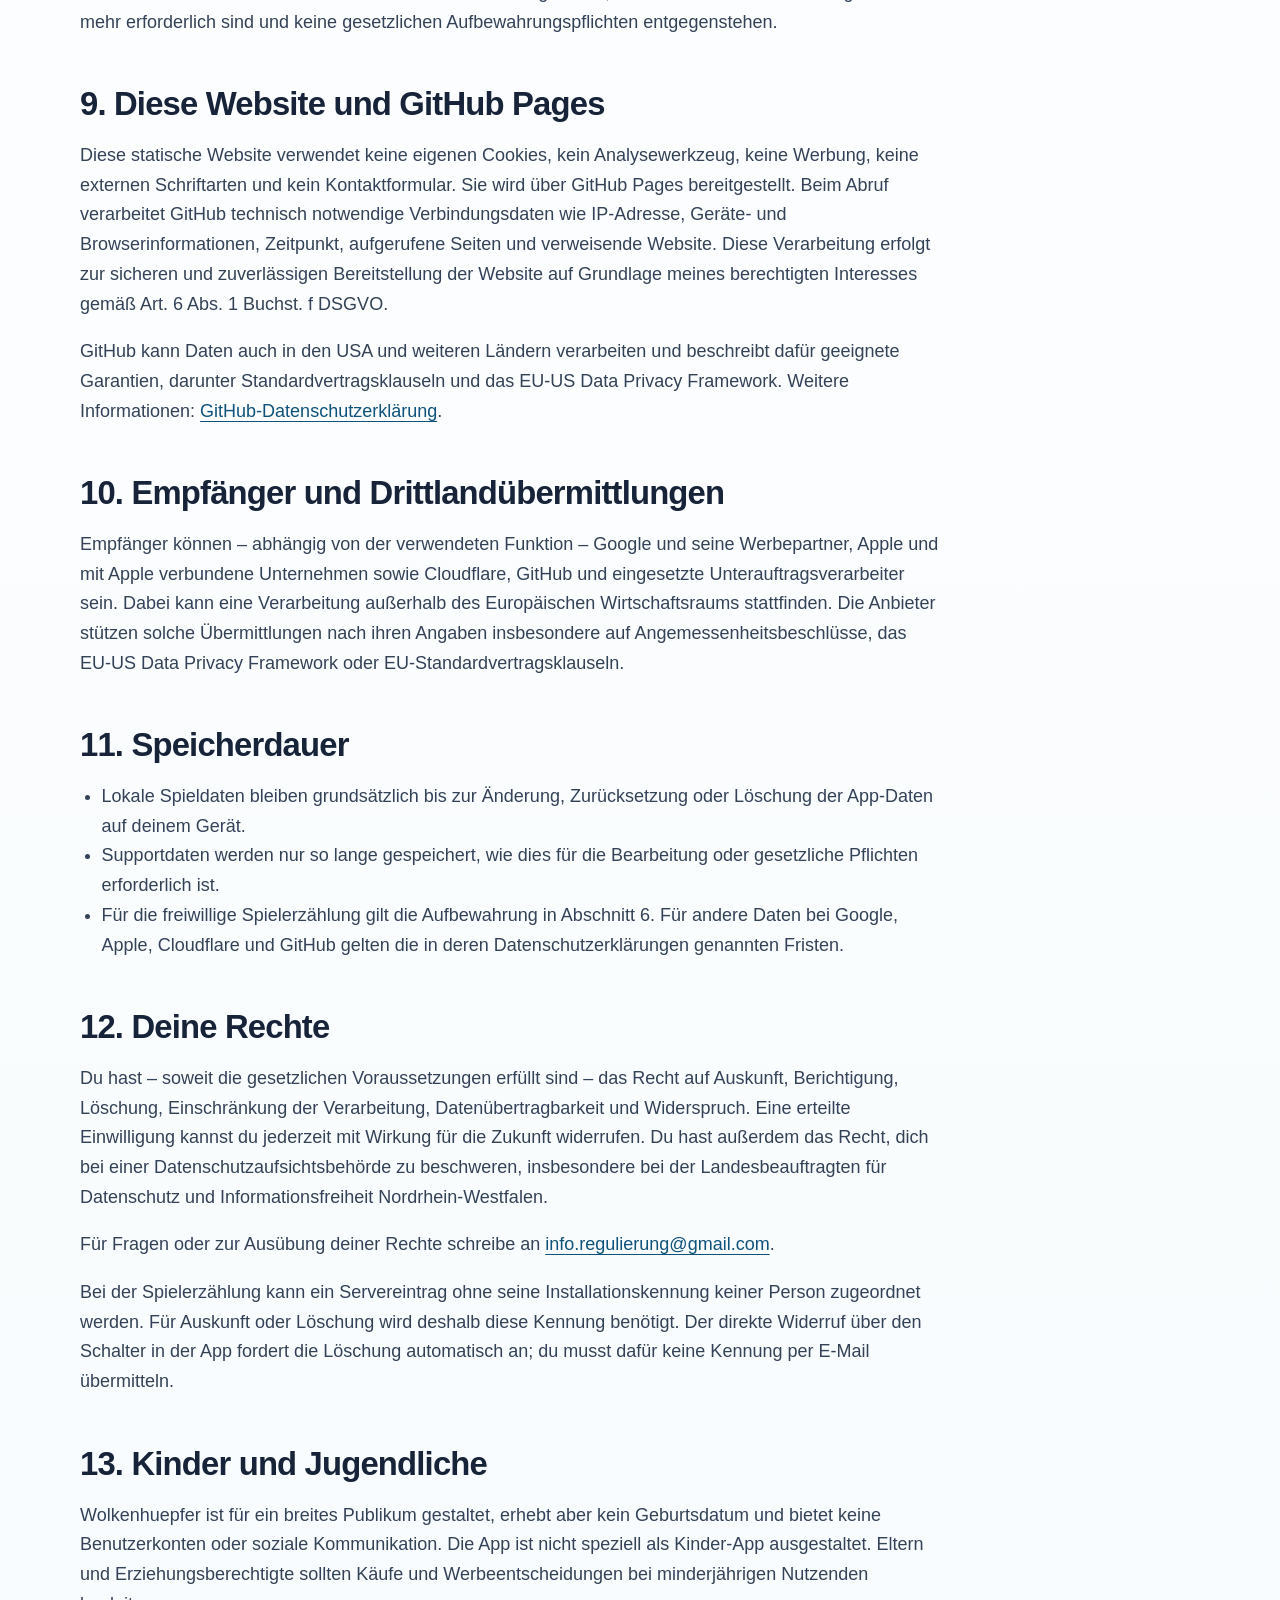
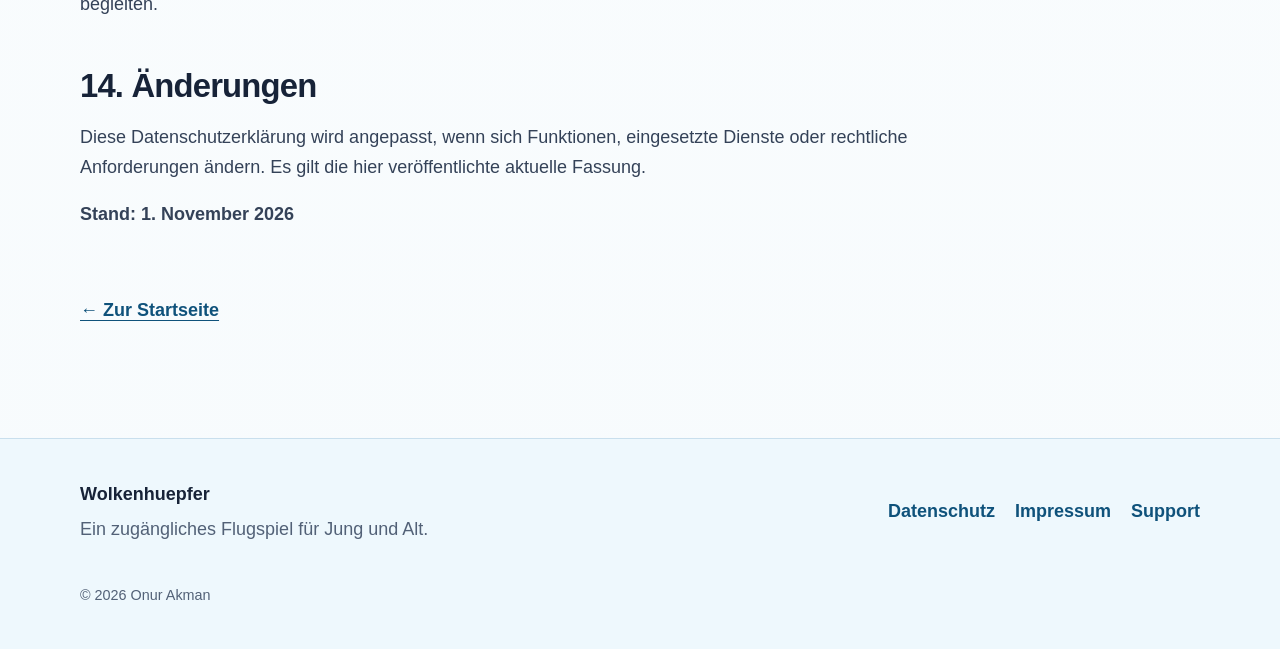
<file: datenschutz/index.html>
<!DOCTYPE html><html lang="de"><head><meta charSet="utf-8"/><meta name="viewport" content="width=device-width, initial-scale=1"/><link rel="stylesheet" href="/_next/static/chunks/0yrw0584~e8qk.css" data-precedence="next"/><title>Datenschutz | Wolkenhuepfer</title><meta name="description" content="Datenschutzerklärung für die App und Website Wolkenhuepfer."/><meta name="application-name" content="Wolkenhuepfer"/><meta name="robots" content="index, follow"/><link rel="canonical" href="https://inforegulierung-cyber.github.io/datenschutz/"/><link rel="alternate" hrefLang="de-DE" href="https://inforegulierung-cyber.github.io/datenschutz/"/><link rel="alternate" hrefLang="en" href="https://inforegulierung-cyber.github.io/en/privacy/"/></head><body><div hidden=""><!--$--><!--/$--></div><a class="skip-link" href="#main-content">Zum Inhalt springen</a><header class="site-header"><div class="shell nav-wrap"><a class="brand" aria-label="Wolkenhuepfer Startseite" href="/"><span class="brand-mark" aria-hidden="true">☁</span><span>Wolkenhuepfer</span></a><nav aria-label="Hauptnavigation"><a href="/support/">Support</a><a href="/datenschutz/">Datenschutz</a><a href="/impressum/">Impressum</a></nav></div></header><main id="main-content" class="shell"><article class="legal-page"><nav class="language-switch" aria-label="Sprachauswahl"><strong aria-current="page">Deutsch</strong><a hrefLang="en" href="/en/privacy/">English</a></nav><header><p class="eyebrow">App und Website</p><h1>Datenschutzerklärung</h1><p class="lead">Hier erfährst du verständlich, welche Daten bei Wolkenhuepfer verarbeitet werden.</p></header><div class="info-box"><p><strong>Kurz gesagt:</strong> Wolkenhuepfer benötigt kein Benutzerkonto. Der Spielstand bleibt auf deinem Gerät. Für Werbung wird Google AdMob mit einer Einwilligungsabfrage eingesetzt; Käufe wickelt Apple ab. Game Center ist optional. Eine getrennt einschaltbare, freiwillige Spielerzählung nutzt Cloudflare. Diese Website setzt selbst keine Analyse- oder Werbedienste ein.</p></div><h2>1. Verantwortlicher</h2><address><strong>Onur Akman</strong><br/>Naheweg 54<br/>33689 Bielefeld<br/>Deutschland<br/>E‑Mail: <a href="mailto:info.regulierung@gmail.com">info.regulierung@gmail.com</a></address><h2>2. Lokaler Spielstand</h2><p>Die App speichert für ihre Funktion unter anderem Spielstände, Punkte, Münzen, freigeschaltete Figuren und Level, Einstellungen, Aufgabenfortschritt sowie den Status von Käufen und Werbeabständen lokal auf deinem Gerät. Diese Daten werden von mir nicht auf einem eigenen Server gespeichert und keinem Benutzerkonto zugeordnet.</p><p>Die lokale Speicherung ist für die Bereitstellung der Spielfunktionen erforderlich. Du kannst diese Daten regelmäßig durch Löschen der App und ihrer Daten vom Gerät entfernen. Beachte bitte, dass dabei nicht synchronisierte Fortschritte verloren gehen können.</p><h2>3. Werbung mit Google AdMob</h2><p>Wolkenhuepfer verwendet Google AdMob und das Google Mobile Ads SDK, um automatische Interstitial-Anzeigen und freiwillige Anzeigen mit Belohnung bereitzustellen. Anbieter ist Google Ireland Limited, Gordon House, Barrow Street, Dublin 4, Irland.</p><p>Nach Angaben von Google kann das SDK insbesondere folgende Daten verarbeiten: IP-Adresse zur Ableitung eines ungefähren Standorts, Geräte- oder App-Kennungen, Diagnose- und Leistungsdaten, Werbedaten sowie Interaktionen mit der App und Anzeigen. Welche Verarbeitung erfolgt, hängt unter anderem von Region, Geräteeinstellungen, Einwilligungsentscheidung und dem ausgelieferten Anzeigenmodus ab.</p><h3>App-Tracking-Transparency (ATT) unter iOS</h3><p>Nach Abschluss der Einwilligungsabfrage über Googles User Messaging Platform (UMP) kann zusätzlich Apples Abfrage zur App-Tracking-Transparency (ATT) erscheinen – allerdings nur, wenn über die Nachverfolgung auf deinem Gerät noch nicht entschieden wurde. Die ATT-Abfrage wird nie vor Abschluss der erforderlichen UMP-Mitteilungen angezeigt. Deine Entscheidung kannst du jederzeit in den iOS-Einstellungen unter „Datenschutz &amp; Sicherheit“ → „Tracking“ ändern.</p><p>Nur wenn du der Nachverfolgung zustimmst, darf das Google Mobile Ads SDK auf Apples Werbekennung, den Identifier for Advertisers (IDFA), zugreifen. Lehnst du ab oder wurde noch nicht entschieden, wird der IDFA nicht verwendet; Google kann dann andere app- oder entwicklergebundene Kennungen einsetzen.</p><p>Eine Ablehnung verhindert die Nutzung des Spiels nicht: Wolkenhuepfer bleibt vollständig spielbar. Je nach Einwilligungsentscheidung und Verfügbarkeit können statt personalisierter Anzeigen nicht personalisierte oder eingeschränkte Anzeigen ausgeliefert werden.</p><h3>Einwilligung und Privatsphäre-Optionen</h3><p>Beim App-Start fragt Googles User Messaging Platform (UMP) – soweit für deine Region erforderlich – nach deinen Datenschutzentscheidungen. Einwilligungen beruhen auf Art. 6 Abs. 1 Buchst. a DSGVO und können jederzeit über die Privatsphäre-Optionen in der App für die Zukunft geändert oder widerrufen werden. Je nach Entscheidung können personalisierte, nicht personalisierte, eingeschränkte oder technisch notwendige Anzeigen ausgeliefert werden. Ohne Internetverbindung wird keine Online-Anzeige geladen; offene Werbezähler können lokal gespeichert und später berücksichtigt werden.</p><p>Weitere Informationen: <a href="https://policies.google.com/technologies/partner-sites?hl=de" rel="noreferrer">Datennutzung durch Google bei Partner-Apps</a> und <a href="https://policies.google.com/privacy?hl=de" rel="noreferrer">Datenschutzerklärung von Google</a>.</p><h2>4. In‑App‑Käufe über Apple</h2><p>Optionale Käufe – etwa Münzpakete, „Werbung entfernen“ oder Premiumfiguren – werden über Apples StoreKit und den App Store abgewickelt. Apple verarbeitet dabei insbesondere Apple-Account-, Zahlungs-, Transaktions-, Geräte- und Betrugspräventionsdaten. Ich erhalte keine vollständigen Kreditkarten- oder Bankdaten. Die App erhält lediglich die zur Bereitstellung und Wiederherstellung des gekauften Inhalts notwendigen Transaktions- und Berechtigungsinformationen.</p><p>Die Verarbeitung dient der Durchführung des von dir gewünschten Kaufs (Art. 6 Abs. 1 Buchst. b DSGVO). Es gelten zusätzlich Apples Datenschutzbestimmungen: <a href="https://www.apple.com/de/legal/privacy/data/de/app-store/" rel="noreferrer">App Store und Datenschutz</a>.</p><h2>5. Game Center</h2>
<p>Wenn du dich bei Apples Game Center anmeldest, kann die App deine erreichten Punktestände an Apple für die Bestenlisten „Endlosflug – Bestwert“ und „Tageschallenge – Tagesbestwert“ übermitteln. Dein Game-Center-Spitzname und dein Ergebnis können dort für andere Spielerinnen und Spieler sichtbar sein. Das Spiel bleibt ohne Game-Center-Anmeldung nutzbar.</p>
<p>Game Center wird von Apple betrieben. Die App verwendet auf deinem Gerät die von Apple bereitgestellte Spielerkennung, um Anmeldung und Kontowechsel zu erkennen und Ergebnisse dem richtigen Konto zuzuordnen. Ich speichere keine Game-Center-Kennungen auf meinem Statistikserver und verknüpfe sie nicht mit der freiwilligen Spielerzählung. Rechtsgrundlage für die von dir gewünschte Bestenlistenfunktion ist Art. 6 Abs. 1 Buchst. b DSGVO. Weitere Informationen: <a href="https://www.apple.com/legal/privacy/data/de/game-center/" rel="noreferrer">Game Center und Datenschutz</a>.</p>
<h2>6. Freiwillige Spielerzählung</h2>
<p>Nur nach deiner getrennten ausdrücklichen Einwilligung sendet die App beim aktiven Spielen ein Lebenszeichen an meinen Statistikdienst. Der Schalter „Freiwillige Spielerzählung“ in den Einstellungen ist standardmäßig ausgeschaltet. Die Entscheidung ist unabhängig von Werbung und Game Center; eine Ablehnung schränkt das Spiel nicht ein. Rechtsgrundlage ist Art. 6 Abs. 1 Buchst. a DSGVO.</p>
<p>Übertragen werden eine zufällig erzeugte Kennung dieser App-Installation (UUID) und die App-Version. Die Version wird vom Statistikdienst nicht gespeichert. Nicht übertragen werden dein Name, deine E-Mail-Adresse, die Werbekennung IDFA, eine vom Betriebssystem bereitgestellte Gerätekennung, Gerätemodell, Standort, Punktestände, Spielstand oder Käufe. Technische Verbindungsdaten beim Anbieter werden im nächsten Abschnitt erklärt.</p>
<p>Die Installationskennung ist <strong>pseudonym, nicht anonym</strong>: Sie erlaubt dem Dienst, dieselbe Installation wiederzuerkennen. Es gibt pro Kennung einen Datensatz mit dem letzten Empfangszeitpunkt des Servers und dem zugehörigen Berliner Kalendertag, keinen Verlauf einzelner Spielereignisse. Es findet keine Verknüpfung mit Werbedaten, Game-Center-Konten oder anderen Datenquellen statt.</p>
<p>Die passwortgeschützte Betreiberansicht zeigt nur zusammengefasste Zahlen: „gerade aktiv“ zählt zustimmende Installationen mit einem Puls innerhalb der letzten 120 Sekunden; „heute gespielt“ zählt zustimmende Installationen am aktuellen Kalendertag in Europe/Berlin. Ein erster Puls erfolgt beim aktiven Spielbeginn, weitere ungefähr je 60 Sekunden aktiver Spielzeit. Menü, Pause und Hintergrund zählen nicht als aktives Spielen. Das sind <strong>keine genauen Personenzahlen</strong>: Mehrere Geräte oder Neuinstallationen können mehrfach zählen.</p>
<p><strong>Aufbewahrung:</strong> Der Dienst behält den laufenden und den vorherigen Berliner Kalendertag. Ältere Datensätze werden bei eingehenden Pulsen und zusätzlich täglich um 03:17 UTC gelöscht. Wird ein Datensatz nach Mitternacht löschfällig und geht kein Puls ein, erfolgt die Löschung beim nächsten täglichen Lauf; sie kann deshalb einige Stunden nach dem Ende der beiden Kalendertage erfolgen. Die Datenbank speichert nur den jeweils letzten Puls je Installation.</p>
<p><strong>Widerruf:</strong> Du kannst die Spielerzählung jederzeit in den Einstellungen ausschalten. Danach werden keine weiteren Spielpulse gesendet. Die App fordert die Löschung des bisherigen Servereintrags an. Ist keine Verbindung möglich, merkt sie sich die alte Kennung ausschließlich für diesen Löschauftrag und wiederholt ihn beim nächsten Aktivwerden; erst nach Bestätigung wird der Auftrag entfernt. Unabhängig davon greift die automatische Löschung. Eine spätere erneute Einwilligung beginnt mit einer neuen Kennung.</p>
<h2>7. Cloudflare für die Spielerzählung</h2>
<p>Der Statistikdienst nutzt Cloudflare Workers und D1 (Cloudflare, Inc., 101 Townsend St., San Francisco, CA 94107, USA). Die bestehende D1-Datenbank ist mit EU-Zuständigkeit eingerichtet. Der Netzwerkaufruf wird über Cloudflares Infrastruktur verarbeitet. Cloudflare verarbeitet dabei technisch notwendige Verbindungsdaten einschließlich IP-Adresse, Zeitpunkt und Anfrageinformationen. Die Anwendungsdatenbank speichert keine IP-Adresse und die Betreiberansicht zeigt keine IP-Adressen; eigene Worker-Aufrufprotokolle sind ausgeschaltet. Die unabhängige technische Verarbeitung durch Cloudflare wird dadurch nicht ausgeschlossen.</p>
<p>Cloudflare wird zur Bereitstellung des Statistikdienstes als Dienstleister eingesetzt. Informationen über die Verarbeitung und internationale Übermittlungen einschließlich der von Cloudflare beschriebenen Standardvertragsklauseln und des EU-U.S. Data Privacy Framework stehen in der <a href="https://www.cloudflare.com/privacypolicy/" rel="noreferrer">Cloudflare-Datenschutzerklärung</a> und dem <a href="https://www.cloudflare.com/cloudflare-customer-dpa/" rel="noreferrer">Cloudflare Data Processing Addendum</a>. Für die freiwillige Spielerzählung gilt die oben genannte Einwilligung.</p>
<h2>8. Supportanfragen</h2><p>Wenn du per E‑Mail Kontakt aufnimmst, verarbeite ich deine E‑Mail-Adresse, den Nachrichteninhalt und freiwillig mitgesendete Angaben, um deine Anfrage zu beantworten. Rechtsgrundlage ist je nach Anliegen Art. 6 Abs. 1 Buchst. b oder f DSGVO. Die Daten werden gelöscht, sobald sie für die Bearbeitung nicht mehr erforderlich sind und keine gesetzlichen Aufbewahrungspflichten entgegenstehen.</p><h2>9. Diese Website und GitHub Pages</h2><p>Diese statische Website verwendet keine eigenen Cookies, kein Analysewerkzeug, keine Werbung, keine externen Schriftarten und kein Kontaktformular. Sie wird über GitHub Pages bereitgestellt. Beim Abruf verarbeitet GitHub technisch notwendige Verbindungsdaten wie IP-Adresse, Geräte- und Browserinformationen, Zeitpunkt, aufgerufene Seiten und verweisende Website. Diese Verarbeitung erfolgt zur sicheren und zuverlässigen Bereitstellung der Website auf Grundlage meines berechtigten Interesses gemäß Art. 6 Abs. 1 Buchst. f DSGVO.</p><p>GitHub kann Daten auch in den USA und weiteren Ländern verarbeiten und beschreibt dafür geeignete Garantien, darunter Standardvertragsklauseln und das EU‑US Data Privacy Framework. Weitere Informationen: <a href="https://docs.github.com/de/site-policy/privacy-policies/github-general-privacy-statement" rel="noreferrer">GitHub-Datenschutzerklärung</a>.</p><h2>10. Empfänger und Drittlandübermittlungen</h2><p>Empfänger können – abhängig von der verwendeten Funktion – Google und seine Werbepartner, Apple und mit Apple verbundene Unternehmen sowie Cloudflare, GitHub und eingesetzte Unterauftragsverarbeiter sein. Dabei kann eine Verarbeitung außerhalb des Europäischen Wirtschaftsraums stattfinden. Die Anbieter stützen solche Übermittlungen nach ihren Angaben insbesondere auf Angemessenheitsbeschlüsse, das EU‑US Data Privacy Framework oder EU-Standardvertragsklauseln.</p><h2>11. Speicherdauer</h2><ul><li>Lokale Spieldaten bleiben grundsätzlich bis zur Änderung, Zurücksetzung oder Löschung der App-Daten auf deinem Gerät.</li><li>Supportdaten werden nur so lange gespeichert, wie dies für die Bearbeitung oder gesetzliche Pflichten erforderlich ist.</li><li>Für die freiwillige Spielerzählung gilt die Aufbewahrung in Abschnitt 6. Für andere Daten bei Google, Apple, Cloudflare und GitHub gelten die in deren Datenschutzerklärungen genannten Fristen.</li></ul><h2>12. Deine Rechte</h2><p>Du hast – soweit die gesetzlichen Voraussetzungen erfüllt sind – das Recht auf Auskunft, Berichtigung, Löschung, Einschränkung der Verarbeitung, Datenübertragbarkeit und Widerspruch. Eine erteilte Einwilligung kannst du jederzeit mit Wirkung für die Zukunft widerrufen. Du hast außerdem das Recht, dich bei einer Datenschutzaufsichtsbehörde zu beschweren, insbesondere bei der Landesbeauftragten für Datenschutz und Informationsfreiheit Nordrhein-Westfalen.</p><p>Für Fragen oder zur Ausübung deiner Rechte schreibe an <a href="mailto:info.regulierung@gmail.com">info.regulierung@gmail.com</a>.</p><p>Bei der Spielerzählung kann ein Servereintrag ohne seine Installationskennung keiner Person zugeordnet werden. Für Auskunft oder Löschung wird deshalb diese Kennung benötigt. Der direkte Widerruf über den Schalter in der App fordert die Löschung automatisch an; du musst dafür keine Kennung per E-Mail übermitteln.</p><h2>13. Kinder und Jugendliche</h2><p>Wolkenhuepfer ist für ein breites Publikum gestaltet, erhebt aber kein Geburtsdatum und bietet keine Benutzerkonten oder soziale Kommunikation. Die App ist nicht speziell als Kinder-App ausgestaltet. Eltern und Erziehungsberechtigte sollten Käufe und Werbeentscheidungen bei minderjährigen Nutzenden begleiten.</p><h2>14. Änderungen</h2><p>Diese Datenschutzerklärung wird angepasst, wenn sich Funktionen, eingesetzte Dienste oder rechtliche Anforderungen ändern. Es gilt die hier veröffentlichte aktuelle Fassung.</p><p><strong>Stand: 1. November 2026</strong></p><a class="back-link" href="/">← Zur Startseite</a></article><!--$--><!--/$--></main><footer class="site-footer"><div class="shell footer-grid"><div><strong>Wolkenhuepfer</strong><p>Ein zugängliches Flugspiel für Jung und Alt.</p></div><nav aria-label="Rechtliche Hinweise"><a href="/datenschutz/">Datenschutz</a><a href="/impressum/">Impressum</a><a href="/support/">Support</a></nav><p class="copyright">© 2026 Onur Akman</p></div></footer></body></html>
</file>
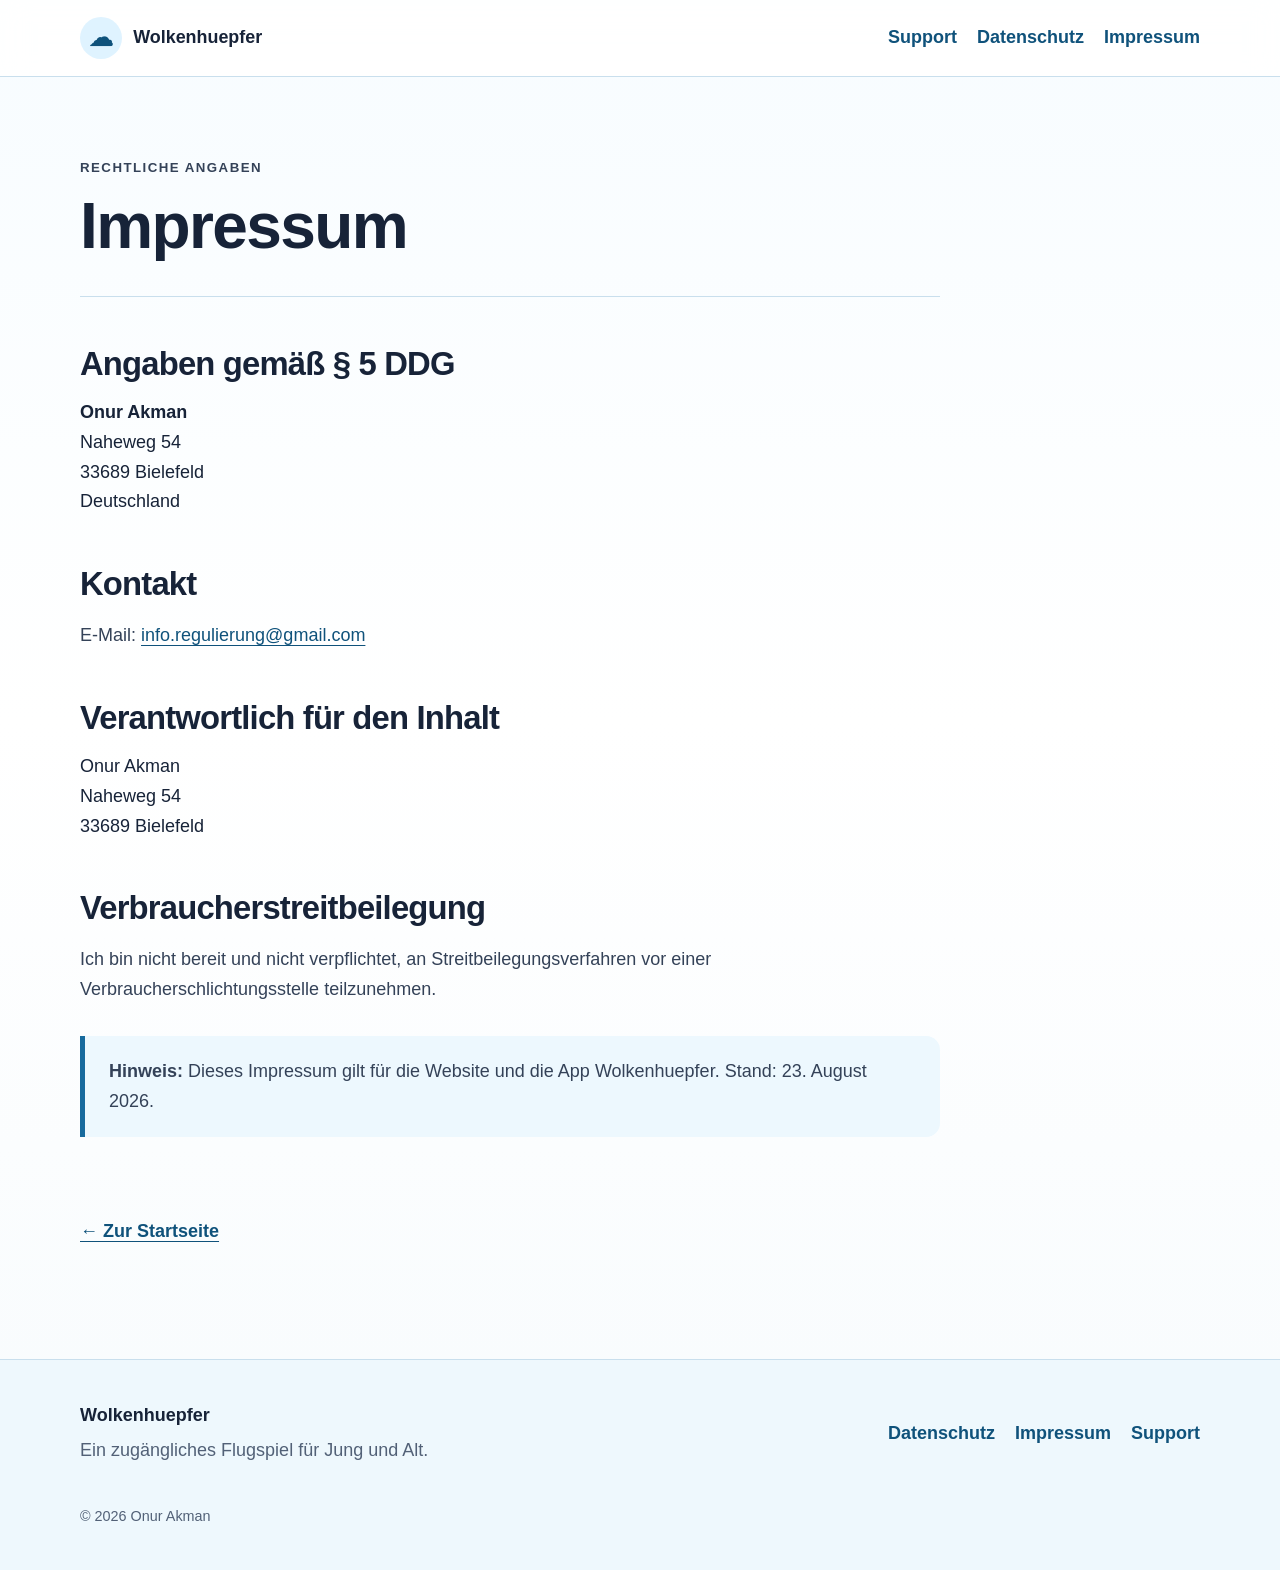
<file: impressum/index.html>
<!DOCTYPE html><html lang="de"><head><meta charSet="utf-8"/><meta name="viewport" content="width=device-width, initial-scale=1"/><link rel="stylesheet" href="/_next/static/chunks/0yrw0584~e8qk.css" data-precedence="next"/><link rel="preload" as="script" fetchPriority="low" href="/_next/static/chunks/0w2aga045jl1g.js"/><script src="/_next/static/chunks/159a0hv_pbomc.js" async=""></script><script src="/_next/static/chunks/0c_u0uom0kk-9.js" async=""></script><script src="/_next/static/chunks/17is7py1qu.mk.js" async=""></script><script src="/_next/static/chunks/turbopack-0-zrnbq9zxs--.js" async=""></script><script src="/_next/static/chunks/125vt8~p66e3w.js" async=""></script><script src="/_next/static/chunks/17f2ht9wo-phb.js" async=""></script><script src="/_next/static/chunks/0n7gz84jmsrn1.js" async=""></script><title>Impressum | Wolkenhuepfer</title><meta name="description" content="Impressum für Wolkenhuepfer."/><meta name="application-name" content="Wolkenhuepfer"/><meta name="robots" content="index, follow"/><script src="/_next/static/chunks/03~yq9q893hmn.js" noModule=""></script></head><body><div hidden=""><!--$--><!--/$--></div><a class="skip-link" href="#main-content">Zum Inhalt springen</a><header class="site-header"><div class="shell nav-wrap"><a class="brand" aria-label="Wolkenhuepfer Startseite" href="/"><span class="brand-mark" aria-hidden="true">☁</span><span>Wolkenhuepfer</span></a><nav aria-label="Hauptnavigation"><a href="/support/">Support</a><a href="/datenschutz/">Datenschutz</a><a href="/impressum/">Impressum</a></nav></div></header><main id="main-content" class="shell"><article class="legal-page"><header><p class="eyebrow">Rechtliche Angaben</p><h1>Impressum</h1></header><h2>Angaben gemäß § 5 DDG</h2><address><strong>Onur Akman</strong><br/>Naheweg 54<br/>33689 Bielefeld<br/>Deutschland</address><h2>Kontakt</h2><p>E‑Mail: <a href="mailto:info.regulierung@gmail.com">info.regulierung@gmail.com</a></p><h2>Verantwortlich für den Inhalt</h2><address>Onur Akman<br/>Naheweg 54<br/>33689 Bielefeld</address><h2>Verbraucherstreitbeilegung</h2><p>Ich bin nicht bereit und nicht verpflichtet, an Streitbeilegungsverfahren vor einer Verbraucherschlichtungsstelle teilzunehmen.</p><p class="info-box"><strong>Hinweis:</strong> Dieses Impressum gilt für die Website und die App Wolkenhuepfer. Stand: 23. August 2026.</p><a class="back-link" href="/">← Zur Startseite</a></article><!--$--><!--/$--></main><footer class="site-footer"><div class="shell footer-grid"><div><strong>Wolkenhuepfer</strong><p>Ein zugängliches Flugspiel für Jung und Alt.</p></div><nav aria-label="Rechtliche Hinweise"><a href="/datenschutz/">Datenschutz</a><a href="/impressum/">Impressum</a><a href="/support/">Support</a></nav><p class="copyright">© 2026 Onur Akman</p></div></footer><script src="/_next/static/chunks/0w2aga045jl1g.js" id="_R_" async=""></script><script>(self.__next_f=self.__next_f||[]).push([0])</script><script>self.__next_f.push([1,"1:\"$Sreact.fragment\"\n2:I[67295,[\"/_next/static/chunks/125vt8~p66e3w.js\",\"/_next/static/chunks/17f2ht9wo-phb.js\",\"/_next/static/chunks/0n7gz84jmsrn1.js\"],\"\"]\n3:I[11968,[\"/_next/static/chunks/125vt8~p66e3w.js\",\"/_next/static/chunks/17f2ht9wo-phb.js\",\"/_next/static/chunks/0n7gz84jmsrn1.js\"],\"default\"]\n4:I[87804,[\"/_next/static/chunks/125vt8~p66e3w.js\",\"/_next/static/chunks/17f2ht9wo-phb.js\",\"/_next/static/chunks/0n7gz84jmsrn1.js\"],\"default\"]\n9:I[21480,[\"/_next/static/chunks/125vt8~p66e3w.js\",\"/_next/static/chunks/17f2ht9wo-phb.js\",\"/_next/static/chunks/0n7gz84jmsrn1.js\"],\"default\",1]\n:HL[\"/_next/static/chunks/0yrw0584~e8qk.css\",\"style\"]\n"])</script><script>self.__next_f.push([1,"0:{\"P\":null,\"c\":[\"\",\"impressum\",\"\"],\"q\":\"\",\"i\":false,\"f\":[[[\"\",{\"children\":[\"impressum\",{\"children\":[\"__PAGE__\",{}]}]},\"$undefined\",\"$undefined\",16],[[\"$\",\"$1\",\"c\",{\"children\":[[[\"$\",\"link\",\"0\",{\"rel\":\"stylesheet\",\"href\":\"/_next/static/chunks/0yrw0584~e8qk.css\",\"precedence\":\"next\",\"crossOrigin\":\"$undefined\",\"nonce\":\"$undefined\"}],[\"$\",\"script\",\"script-0\",{\"src\":\"/_next/static/chunks/125vt8~p66e3w.js\",\"async\":true,\"nonce\":\"$undefined\"}],[\"$\",\"script\",\"script-1\",{\"src\":\"/_next/static/chunks/17f2ht9wo-phb.js\",\"async\":true,\"nonce\":\"$undefined\"}],[\"$\",\"script\",\"script-2\",{\"src\":\"/_next/static/chunks/0n7gz84jmsrn1.js\",\"async\":true,\"nonce\":\"$undefined\"}]],[\"$\",\"html\",null,{\"lang\":\"de\",\"children\":[\"$\",\"body\",null,{\"children\":[[\"$\",\"a\",null,{\"className\":\"skip-link\",\"href\":\"#main-content\",\"children\":\"Zum Inhalt springen\"}],[\"$\",\"header\",null,{\"className\":\"site-header\",\"children\":[\"$\",\"div\",null,{\"className\":\"shell nav-wrap\",\"children\":[[\"$\",\"$L2\",null,{\"className\":\"brand\",\"href\":\"/\",\"aria-label\":\"Wolkenhuepfer Startseite\",\"children\":[[\"$\",\"span\",null,{\"className\":\"brand-mark\",\"aria-hidden\":\"true\",\"children\":\"☁\"}],[\"$\",\"span\",null,{\"children\":\"Wolkenhuepfer\"}]]}],[\"$\",\"nav\",null,{\"aria-label\":\"Hauptnavigation\",\"children\":[[\"$\",\"$L2\",null,{\"href\":\"/support/\",\"children\":\"Support\"}],[\"$\",\"$L2\",null,{\"href\":\"/datenschutz/\",\"children\":\"Datenschutz\"}],[\"$\",\"$L2\",null,{\"href\":\"/impressum/\",\"children\":\"Impressum\"}]]}]]}]}],[\"$\",\"main\",null,{\"id\":\"main-content\",\"className\":\"shell\",\"children\":[\"$\",\"$L3\",null,{\"parallelRouterKey\":\"children\",\"error\":\"$undefined\",\"errorStyles\":\"$undefined\",\"errorScripts\":\"$undefined\",\"template\":[\"$\",\"$L4\",null,{}],\"templateStyles\":\"$undefined\",\"templateScripts\":\"$undefined\",\"notFound\":[[[\"$\",\"title\",null,{\"children\":\"404: This page could not be found.\"}],[\"$\",\"div\",null,{\"style\":{\"fontFamily\":\"system-ui,\\\"Segoe UI\\\",Roboto,Helvetica,Arial,sans-serif,\\\"Apple Color Emoji\\\",\\\"Segoe UI Emoji\\\"\",\"height\":\"100vh\",\"textAlign\":\"center\",\"display\":\"flex\",\"flexDirection\":\"column\",\"alignItems\":\"center\",\"justifyContent\":\"center\"},\"children\":[\"$\",\"div\",null,{\"children\":[[\"$\",\"style\",null,{\"dangerouslySetInnerHTML\":{\"__html\":\"body{color:#000;background:#fff;margin:0}.next-error-h1{border-right:1px solid rgba(0,0,0,.3)}@media (prefers-color-scheme:dark){body{color:#fff;background:#000}.next-error-h1{border-right:1px solid rgba(255,255,255,.3)}}\"}}],[\"$\",\"h1\",null,{\"className\":\"next-error-h1\",\"style\":{\"display\":\"inline-block\",\"margin\":\"0 20px 0 0\",\"padding\":\"0 23px 0 0\",\"fontSize\":24,\"fontWeight\":500,\"verticalAlign\":\"top\",\"lineHeight\":\"49px\"},\"children\":404}],[\"$\",\"div\",null,{\"style\":{\"display\":\"inline-block\"},\"children\":[\"$\",\"h2\",null,{\"style\":{\"fontSize\":14,\"fontWeight\":400,\"lineHeight\":\"49px\",\"margin\":0},\"children\":\"This page could not be found.\"}]}]]}]}]],[]],\"forbidden\":\"$undefined\",\"unauthorized\":\"$undefined\"}]}],[\"$\",\"footer\",null,{\"className\":\"site-footer\",\"children\":[\"$\",\"div\",null,{\"className\":\"shell footer-grid\",\"children\":[[\"$\",\"div\",null,{\"children\":[[\"$\",\"strong\",null,{\"children\":\"Wolkenhuepfer\"}],[\"$\",\"p\",null,{\"children\":\"Ein zugängliches Flugspiel für Jung und Alt.\"}]]}],[\"$\",\"nav\",null,{\"aria-label\":\"Rechtliche Hinweise\",\"children\":[[\"$\",\"$L2\",null,{\"href\":\"/datenschutz/\",\"children\":\"Datenschutz\"}],[\"$\",\"$L2\",null,{\"href\":\"/impressum/\",\"children\":\"Impressum\"}],[\"$\",\"$L2\",null,{\"href\":\"/support/\",\"children\":\"Support\"}]]}],[\"$\",\"p\",null,{\"className\":\"copyright\",\"children\":\"© 2026 Onur Akman\"}]]}]}]]}]}]]}],{\"children\":[[\"$\",\"$1\",\"c\",{\"children\":[null,[\"$\",\"$L3\",null,{\"parallelRouterKey\":\"children\",\"error\":\"$undefined\",\"errorStyles\":\"$undefined\",\"errorScripts\":\"$undefined\",\"template\":[\"$\",\"$L4\",null,{}],\"templateStyles\":\"$undefined\",\"templateScripts\":\"$undefined\",\"notFound\":\"$undefined\",\"forbidden\":\"$undefined\",\"unauthorized\":\"$undefined\"}]]}],{\"children\":[[\"$\",\"$1\",\"c\",{\"children\":[[\"$\",\"article\",null,{\"className\":\"legal-page\",\"children\":[[\"$\",\"header\",null,{\"children\":[[\"$\",\"p\",null,{\"className\":\"eyebrow\",\"children\":\"Rechtliche Angaben\"}],[\"$\",\"h1\",null,{\"children\":\"Impressum\"}]]}],[\"$\",\"h2\",null,{\"children\":\"Angaben gemäß § 5 DDG\"}],[\"$\",\"address\",null,{\"children\":[[\"$\",\"strong\",null,{\"children\":\"Onur Akman\"}],[\"$\",\"br\",null,{}],\"Naheweg 54\",[\"$\",\"br\",null,{}],\"33689 Bielefeld\",[\"$\",\"br\",null,{}],\"Deutschland\"]}],[\"$\",\"h2\",null,{\"children\":\"Kontakt\"}],[\"$\",\"p\",null,{\"children\":[\"E‑Mail: \",[\"$\",\"a\",null,{\"href\":\"mailto:info.regulierung@gmail.com\",\"children\":\"info.regulierung@gmail.com\"}]]}],[\"$\",\"h2\",null,{\"children\":\"Verantwortlich für den Inhalt\"}],[\"$\",\"address\",null,{\"children\":[\"Onur Akman\",[\"$\",\"br\",null,{}],\"Naheweg 54\",[\"$\",\"br\",null,{}],\"33689 Bielefeld\"]}],[\"$\",\"h2\",null,{\"children\":\"Verbraucherstreitbeilegung\"}],[\"$\",\"p\",null,{\"children\":\"Ich bin nicht bereit und nicht verpflichtet, an Streitbeilegungsverfahren vor einer Verbraucherschlichtungsstelle teilzunehmen.\"}],[\"$\",\"p\",null,{\"className\":\"info-box\",\"children\":[[\"$\",\"strong\",null,{\"children\":\"Hinweis:\"}],\" Dieses Impressum gilt für die Website und die App Wolkenhuepfer. Stand: 23. August 2026.\"]}],\"$L5\"]}],null,\"$L6\"]}],{},null,false,null]},null,false,\"$@7\"]},null,false,null],\"$L8\",false]],\"m\":\"$undefined\",\"G\":[\"$9\",[\"$La\"]],\"S\":true,\"h\":null,\"s\":\"$undefined\",\"l\":\"$undefined\",\"p\":\"$undefined\",\"d\":\"$undefined\",\"b\":\"DrEiK5iw8OXhqhpWD-Tgt\"}\n"])</script><script>self.__next_f.push([1,"b:I[77916,[\"/_next/static/chunks/125vt8~p66e3w.js\",\"/_next/static/chunks/17f2ht9wo-phb.js\",\"/_next/static/chunks/0n7gz84jmsrn1.js\"],\"OutletBoundary\"]\nc:\"$Sreact.suspense\"\nf:I[77916,[\"/_next/static/chunks/125vt8~p66e3w.js\",\"/_next/static/chunks/17f2ht9wo-phb.js\",\"/_next/static/chunks/0n7gz84jmsrn1.js\"],\"ViewportBoundary\"]\n11:I[77916,[\"/_next/static/chunks/125vt8~p66e3w.js\",\"/_next/static/chunks/17f2ht9wo-phb.js\",\"/_next/static/chunks/0n7gz84jmsrn1.js\"],\"MetadataBoundary\"]\n5:[\"$\",\"$L2\",null,{\"className\":\"back-link\",\"href\":\"/\",\"children\":\"← Zur Startseite\"}]\n6:[\"$\",\"$Lb\",null,{\"children\":[\"$\",\"$c\",null,{\"name\":\"Next.MetadataOutlet\",\"children\":\"$@d\"}]}]\ne:[]\n7:\"$We\"\n8:[\"$\",\"$1\",\"h\",{\"children\":[null,[\"$\",\"$Lf\",null,{\"children\":\"$L10\"}],[\"$\",\"div\",null,{\"hidden\":true,\"children\":[\"$\",\"$L11\",null,{\"children\":[\"$\",\"$c\",null,{\"name\":\"Next.Metadata\",\"children\":\"$L12\"}]}]}],null]}]\na:[\"$\",\"link\",\"0\",{\"rel\":\"stylesheet\",\"href\":\"/_next/static/chunks/0yrw0584~e8qk.css\",\"precedence\":\"next\",\"crossOrigin\":\"$undefined\",\"nonce\":\"$undefined\"}]\n"])</script><script>self.__next_f.push([1,"10:[[\"$\",\"meta\",\"0\",{\"charSet\":\"utf-8\"}],[\"$\",\"meta\",\"1\",{\"name\":\"viewport\",\"content\":\"width=device-width, initial-scale=1\"}]]\n"])</script><script>self.__next_f.push([1,"d:null\n12:[[\"$\",\"title\",\"0\",{\"children\":\"Impressum | Wolkenhuepfer\"}],[\"$\",\"meta\",\"1\",{\"name\":\"description\",\"content\":\"Impressum für Wolkenhuepfer.\"}],[\"$\",\"meta\",\"2\",{\"name\":\"application-name\",\"content\":\"Wolkenhuepfer\"}],[\"$\",\"meta\",\"3\",{\"name\":\"robots\",\"content\":\"index, follow\"}]]\n"])</script></body></html>
</file>
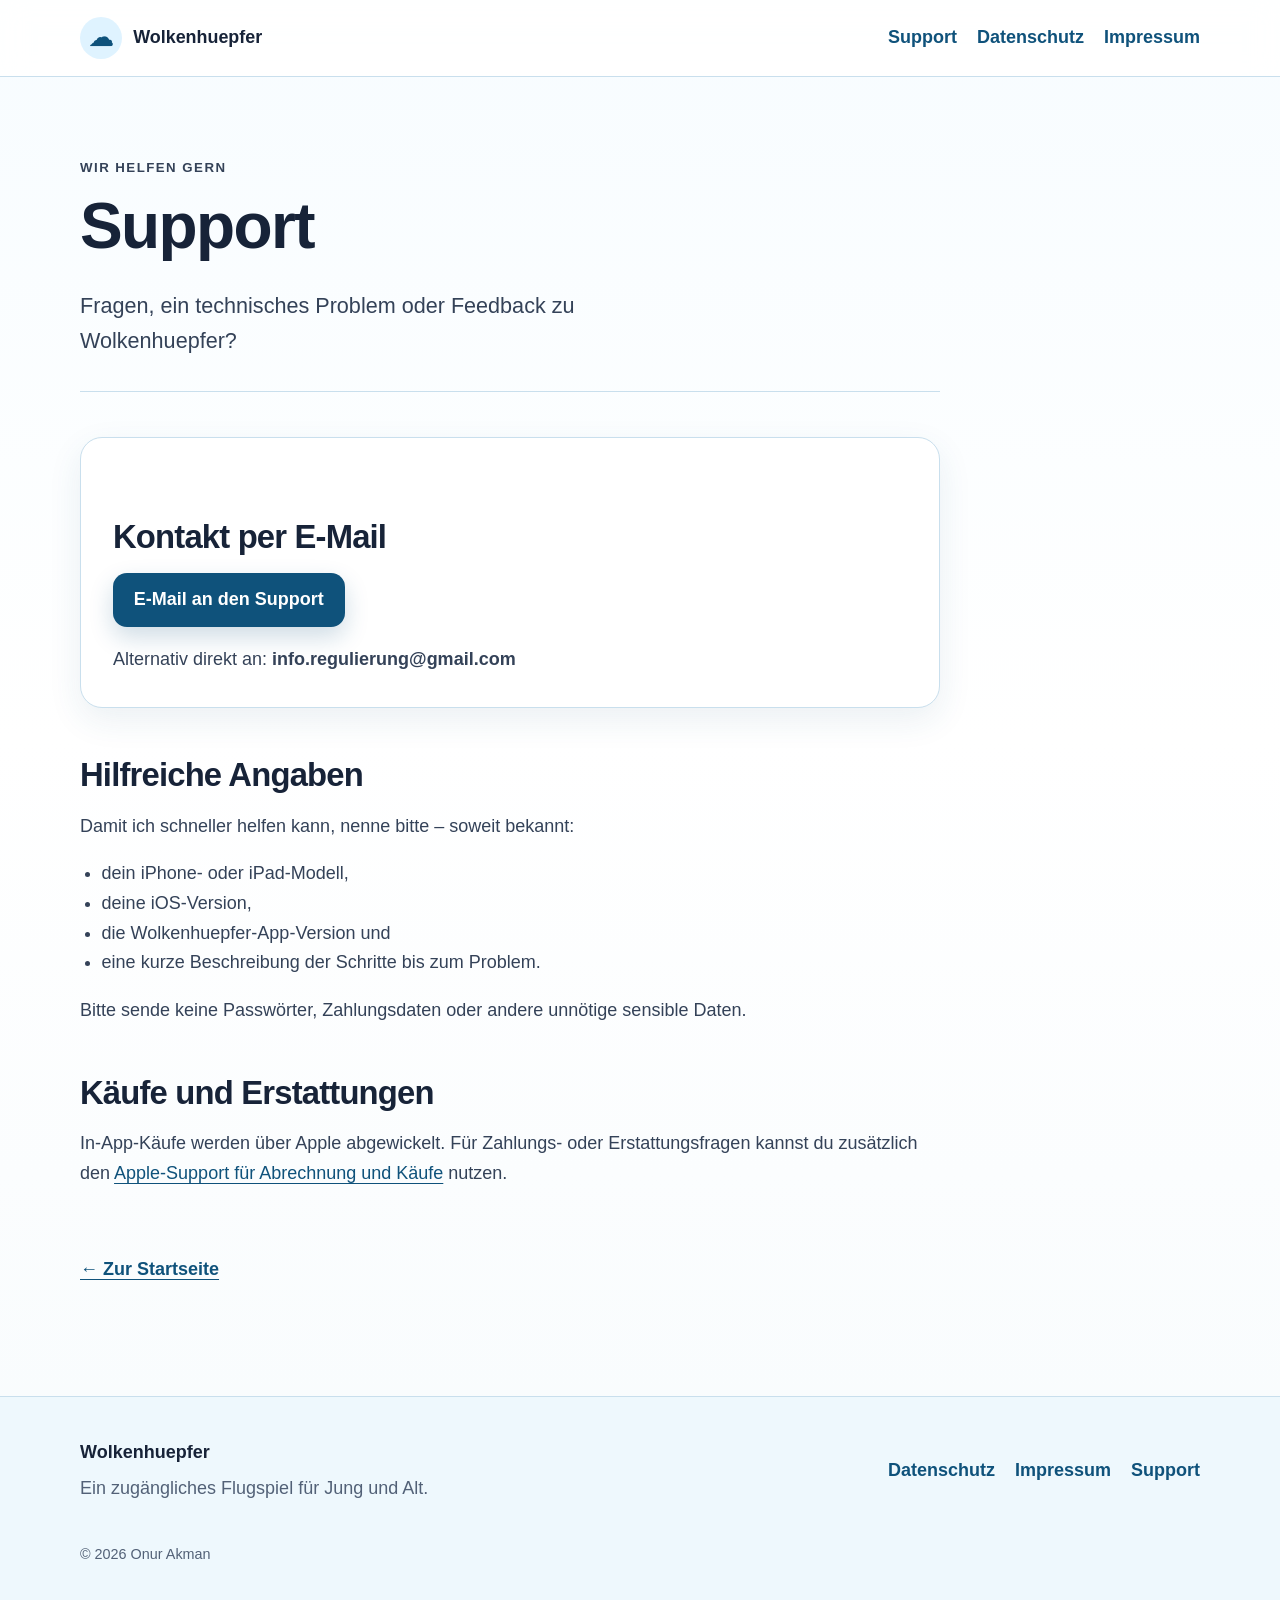
<file: support/index.html>
<!DOCTYPE html><html lang="de"><head><meta charSet="utf-8"/><meta name="viewport" content="width=device-width, initial-scale=1"/><link rel="stylesheet" href="/_next/static/chunks/0yrw0584~e8qk.css" data-precedence="next"/><link rel="preload" as="script" fetchPriority="low" href="/_next/static/chunks/0w2aga045jl1g.js"/><script src="/_next/static/chunks/159a0hv_pbomc.js" async=""></script><script src="/_next/static/chunks/0c_u0uom0kk-9.js" async=""></script><script src="/_next/static/chunks/17is7py1qu.mk.js" async=""></script><script src="/_next/static/chunks/turbopack-0-zrnbq9zxs--.js" async=""></script><script src="/_next/static/chunks/125vt8~p66e3w.js" async=""></script><script src="/_next/static/chunks/17f2ht9wo-phb.js" async=""></script><script src="/_next/static/chunks/0n7gz84jmsrn1.js" async=""></script><title>Support | Wolkenhuepfer</title><meta name="description" content="Hilfe und Kontakt für Wolkenhuepfer."/><meta name="application-name" content="Wolkenhuepfer"/><meta name="robots" content="index, follow"/><script src="/_next/static/chunks/03~yq9q893hmn.js" noModule=""></script></head><body><div hidden=""><!--$--><!--/$--></div><a class="skip-link" href="#main-content">Zum Inhalt springen</a><header class="site-header"><div class="shell nav-wrap"><a class="brand" aria-label="Wolkenhuepfer Startseite" href="/"><span class="brand-mark" aria-hidden="true">☁</span><span>Wolkenhuepfer</span></a><nav aria-label="Hauptnavigation"><a href="/support/">Support</a><a href="/datenschutz/">Datenschutz</a><a href="/impressum/">Impressum</a></nav></div></header><main id="main-content" class="shell"><article class="legal-page"><header><p class="eyebrow">Wir helfen gern</p><h1>Support</h1><p class="lead">Fragen, ein technisches Problem oder Feedback zu Wolkenhuepfer?</p></header><section class="contact-card" aria-labelledby="contact-title"><h2 id="contact-title">Kontakt per E‑Mail</h2><p><a class="button primary" href="mailto:info.regulierung@gmail.com?subject=Wolkenhuepfer%20Support">E‑Mail an den Support</a></p><p>Alternativ direkt an: <strong>info.regulierung@gmail.com</strong></p></section><h2>Hilfreiche Angaben</h2><p>Damit ich schneller helfen kann, nenne bitte – soweit bekannt:</p><ul><li>dein iPhone- oder iPad-Modell,</li><li>deine iOS-Version,</li><li>die Wolkenhuepfer-App-Version und</li><li>eine kurze Beschreibung der Schritte bis zum Problem.</li></ul><p>Bitte sende keine Passwörter, Zahlungsdaten oder andere unnötige sensible Daten.</p><h2>Käufe und Erstattungen</h2><p>In‑App‑Käufe werden über Apple abgewickelt. Für Zahlungs- oder Erstattungsfragen kannst du zusätzlich den<!-- --> <a href="https://support.apple.com/de-de/billing" rel="noreferrer">Apple-Support für Abrechnung und Käufe</a> nutzen.</p><a class="back-link" href="/">← Zur Startseite</a></article><!--$--><!--/$--></main><footer class="site-footer"><div class="shell footer-grid"><div><strong>Wolkenhuepfer</strong><p>Ein zugängliches Flugspiel für Jung und Alt.</p></div><nav aria-label="Rechtliche Hinweise"><a href="/datenschutz/">Datenschutz</a><a href="/impressum/">Impressum</a><a href="/support/">Support</a></nav><p class="copyright">© 2026 Onur Akman</p></div></footer><script src="/_next/static/chunks/0w2aga045jl1g.js" id="_R_" async=""></script><script>(self.__next_f=self.__next_f||[]).push([0])</script><script>self.__next_f.push([1,"1:\"$Sreact.fragment\"\n2:I[67295,[\"/_next/static/chunks/125vt8~p66e3w.js\",\"/_next/static/chunks/17f2ht9wo-phb.js\",\"/_next/static/chunks/0n7gz84jmsrn1.js\"],\"\"]\n3:I[11968,[\"/_next/static/chunks/125vt8~p66e3w.js\",\"/_next/static/chunks/17f2ht9wo-phb.js\",\"/_next/static/chunks/0n7gz84jmsrn1.js\"],\"default\"]\n4:I[87804,[\"/_next/static/chunks/125vt8~p66e3w.js\",\"/_next/static/chunks/17f2ht9wo-phb.js\",\"/_next/static/chunks/0n7gz84jmsrn1.js\"],\"default\"]\nd:I[21480,[\"/_next/static/chunks/125vt8~p66e3w.js\",\"/_next/static/chunks/17f2ht9wo-phb.js\",\"/_next/static/chunks/0n7gz84jmsrn1.js\"],\"default\",1]\n:HL[\"/_next/static/chunks/0yrw0584~e8qk.css\",\"style\"]\n"])</script><script>self.__next_f.push([1,"0:{\"P\":null,\"c\":[\"\",\"support\",\"\"],\"q\":\"\",\"i\":false,\"f\":[[[\"\",{\"children\":[\"support\",{\"children\":[\"__PAGE__\",{}]}]},\"$undefined\",\"$undefined\",16],[[\"$\",\"$1\",\"c\",{\"children\":[[[\"$\",\"link\",\"0\",{\"rel\":\"stylesheet\",\"href\":\"/_next/static/chunks/0yrw0584~e8qk.css\",\"precedence\":\"next\",\"crossOrigin\":\"$undefined\",\"nonce\":\"$undefined\"}],[\"$\",\"script\",\"script-0\",{\"src\":\"/_next/static/chunks/125vt8~p66e3w.js\",\"async\":true,\"nonce\":\"$undefined\"}],[\"$\",\"script\",\"script-1\",{\"src\":\"/_next/static/chunks/17f2ht9wo-phb.js\",\"async\":true,\"nonce\":\"$undefined\"}],[\"$\",\"script\",\"script-2\",{\"src\":\"/_next/static/chunks/0n7gz84jmsrn1.js\",\"async\":true,\"nonce\":\"$undefined\"}]],[\"$\",\"html\",null,{\"lang\":\"de\",\"children\":[\"$\",\"body\",null,{\"children\":[[\"$\",\"a\",null,{\"className\":\"skip-link\",\"href\":\"#main-content\",\"children\":\"Zum Inhalt springen\"}],[\"$\",\"header\",null,{\"className\":\"site-header\",\"children\":[\"$\",\"div\",null,{\"className\":\"shell nav-wrap\",\"children\":[[\"$\",\"$L2\",null,{\"className\":\"brand\",\"href\":\"/\",\"aria-label\":\"Wolkenhuepfer Startseite\",\"children\":[[\"$\",\"span\",null,{\"className\":\"brand-mark\",\"aria-hidden\":\"true\",\"children\":\"☁\"}],[\"$\",\"span\",null,{\"children\":\"Wolkenhuepfer\"}]]}],[\"$\",\"nav\",null,{\"aria-label\":\"Hauptnavigation\",\"children\":[[\"$\",\"$L2\",null,{\"href\":\"/support/\",\"children\":\"Support\"}],[\"$\",\"$L2\",null,{\"href\":\"/datenschutz/\",\"children\":\"Datenschutz\"}],[\"$\",\"$L2\",null,{\"href\":\"/impressum/\",\"children\":\"Impressum\"}]]}]]}]}],[\"$\",\"main\",null,{\"id\":\"main-content\",\"className\":\"shell\",\"children\":[\"$\",\"$L3\",null,{\"parallelRouterKey\":\"children\",\"error\":\"$undefined\",\"errorStyles\":\"$undefined\",\"errorScripts\":\"$undefined\",\"template\":[\"$\",\"$L4\",null,{}],\"templateStyles\":\"$undefined\",\"templateScripts\":\"$undefined\",\"notFound\":[[[\"$\",\"title\",null,{\"children\":\"404: This page could not be found.\"}],[\"$\",\"div\",null,{\"style\":{\"fontFamily\":\"system-ui,\\\"Segoe UI\\\",Roboto,Helvetica,Arial,sans-serif,\\\"Apple Color Emoji\\\",\\\"Segoe UI Emoji\\\"\",\"height\":\"100vh\",\"textAlign\":\"center\",\"display\":\"flex\",\"flexDirection\":\"column\",\"alignItems\":\"center\",\"justifyContent\":\"center\"},\"children\":[\"$\",\"div\",null,{\"children\":[[\"$\",\"style\",null,{\"dangerouslySetInnerHTML\":{\"__html\":\"body{color:#000;background:#fff;margin:0}.next-error-h1{border-right:1px solid rgba(0,0,0,.3)}@media (prefers-color-scheme:dark){body{color:#fff;background:#000}.next-error-h1{border-right:1px solid rgba(255,255,255,.3)}}\"}}],[\"$\",\"h1\",null,{\"className\":\"next-error-h1\",\"style\":{\"display\":\"inline-block\",\"margin\":\"0 20px 0 0\",\"padding\":\"0 23px 0 0\",\"fontSize\":24,\"fontWeight\":500,\"verticalAlign\":\"top\",\"lineHeight\":\"49px\"},\"children\":404}],[\"$\",\"div\",null,{\"style\":{\"display\":\"inline-block\"},\"children\":[\"$\",\"h2\",null,{\"style\":{\"fontSize\":14,\"fontWeight\":400,\"lineHeight\":\"49px\",\"margin\":0},\"children\":\"This page could not be found.\"}]}]]}]}]],[]],\"forbidden\":\"$undefined\",\"unauthorized\":\"$undefined\"}]}],[\"$\",\"footer\",null,{\"className\":\"site-footer\",\"children\":[\"$\",\"div\",null,{\"className\":\"shell footer-grid\",\"children\":[[\"$\",\"div\",null,{\"children\":[[\"$\",\"strong\",null,{\"children\":\"Wolkenhuepfer\"}],[\"$\",\"p\",null,{\"children\":\"Ein zugängliches Flugspiel für Jung und Alt.\"}]]}],[\"$\",\"nav\",null,{\"aria-label\":\"Rechtliche Hinweise\",\"children\":[[\"$\",\"$L2\",null,{\"href\":\"/datenschutz/\",\"children\":\"Datenschutz\"}],[\"$\",\"$L2\",null,{\"href\":\"/impressum/\",\"children\":\"Impressum\"}],[\"$\",\"$L2\",null,{\"href\":\"/support/\",\"children\":\"Support\"}]]}],[\"$\",\"p\",null,{\"className\":\"copyright\",\"children\":\"© 2026 Onur Akman\"}]]}]}]]}]}]]}],{\"children\":[[\"$\",\"$1\",\"c\",{\"children\":[null,[\"$\",\"$L3\",null,{\"parallelRouterKey\":\"children\",\"error\":\"$undefined\",\"errorStyles\":\"$undefined\",\"errorScripts\":\"$undefined\",\"template\":[\"$\",\"$L4\",null,{}],\"templateStyles\":\"$undefined\",\"templateScripts\":\"$undefined\",\"notFound\":\"$undefined\",\"forbidden\":\"$undefined\",\"unauthorized\":\"$undefined\"}]]}],{\"children\":[[\"$\",\"$1\",\"c\",{\"children\":[[\"$\",\"article\",null,{\"className\":\"legal-page\",\"children\":[[\"$\",\"header\",null,{\"children\":[[\"$\",\"p\",null,{\"className\":\"eyebrow\",\"children\":\"Wir helfen gern\"}],[\"$\",\"h1\",null,{\"children\":\"Support\"}],[\"$\",\"p\",null,{\"className\":\"lead\",\"children\":\"Fragen, ein technisches Problem oder Feedback zu Wolkenhuepfer?\"}]]}],[\"$\",\"section\",null,{\"className\":\"contact-card\",\"aria-labelledby\":\"contact-title\",\"children\":[[\"$\",\"h2\",null,{\"id\":\"contact-title\",\"children\":\"Kontakt per E‑Mail\"}],[\"$\",\"p\",null,{\"children\":[\"$\",\"a\",null,{\"className\":\"button primary\",\"href\":\"mailto:info.regulierung@gmail.com?subject=Wolkenhuepfer%20Support\",\"children\":\"E‑Mail an den Support\"}]}],[\"$\",\"p\",null,{\"children\":[\"Alternativ direkt an: \",[\"$\",\"strong\",null,{\"children\":\"info.regulierung@gmail.com\"}]]}]]}],[\"$\",\"h2\",null,{\"children\":\"Hilfreiche Angaben\"}],[\"$\",\"p\",null,{\"children\":\"Damit ich schneller helfen kann, nenne bitte – soweit bekannt:\"}],[\"$\",\"ul\",null,{\"children\":[[\"$\",\"li\",null,{\"children\":\"dein iPhone- oder iPad-Modell,\"}],[\"$\",\"li\",null,{\"children\":\"deine iOS-Version,\"}],[\"$\",\"li\",null,{\"children\":\"die Wolkenhuepfer-App-Version und\"}],\"$L5\"]}],\"$L6\",\"$L7\",\"$L8\",\"$L9\"]}],null,\"$La\"]}],{},null,false,null]},null,false,\"$@b\"]},null,false,null],\"$Lc\",false]],\"m\":\"$undefined\",\"G\":[\"$d\",[\"$Le\"]],\"S\":true,\"h\":null,\"s\":\"$undefined\",\"l\":\"$undefined\",\"p\":\"$undefined\",\"d\":\"$undefined\",\"b\":\"DrEiK5iw8OXhqhpWD-Tgt\"}\n"])</script><script>self.__next_f.push([1,"f:I[77916,[\"/_next/static/chunks/125vt8~p66e3w.js\",\"/_next/static/chunks/17f2ht9wo-phb.js\",\"/_next/static/chunks/0n7gz84jmsrn1.js\"],\"OutletBoundary\"]\n10:\"$Sreact.suspense\"\n13:I[77916,[\"/_next/static/chunks/125vt8~p66e3w.js\",\"/_next/static/chunks/17f2ht9wo-phb.js\",\"/_next/static/chunks/0n7gz84jmsrn1.js\"],\"ViewportBoundary\"]\n15:I[77916,[\"/_next/static/chunks/125vt8~p66e3w.js\",\"/_next/static/chunks/17f2ht9wo-phb.js\",\"/_next/static/chunks/0n7gz84jmsrn1.js\"],\"MetadataBoundary\"]\n5:[\"$\",\"li\",null,{\"children\":\"eine kurze Beschreibung der Schritte bis zum Problem.\"}]\n6:[\"$\",\"p\",null,{\"children\":\"Bitte sende keine Passwörter, Zahlungsdaten oder andere unnötige sensible Daten.\"}]\n7:[\"$\",\"h2\",null,{\"children\":\"Käufe und Erstattungen\"}]\n8:[\"$\",\"p\",null,{\"children\":[\"In‑App‑Käufe werden über Apple abgewickelt. Für Zahlungs- oder Erstattungsfragen kannst du zusätzlich den\",\" \",[\"$\",\"a\",null,{\"href\":\"https://support.apple.com/de-de/billing\",\"rel\":\"noreferrer\",\"children\":\"Apple-Support für Abrechnung und Käufe\"}],\" nutzen.\"]}]\n9:[\"$\",\"$L2\",null,{\"className\":\"back-link\",\"href\":\"/\",\"children\":\"← Zur Startseite\"}]\na:[\"$\",\"$Lf\",null,{\"children\":[\"$\",\"$10\",null,{\"name\":\"Next.MetadataOutlet\",\"children\":\"$@11\"}]}]\n12:[]\nb:\"$W12\"\nc:[\"$\",\"$1\",\"h\",{\"children\":[null,[\"$\",\"$L13\",null,{\"children\":\"$L14\"}],[\"$\",\"div\",null,{\"hidden\":true,\"children\":[\"$\",\"$L15\",null,{\"children\":[\"$\",\"$10\",null,{\"name\":\"Next.Metadata\",\"children\":\"$L16\"}]}]}],null]}]\ne:[\"$\",\"link\",\"0\",{\"rel\":\"stylesheet\",\"href\":\"/_next/static/chunks/0yrw0584~e8qk.css\",\"precedence\":\"next\",\"crossOrigin\":\"$undefined\",\"nonce\":\"$undefined\"}]\n"])</script><script>self.__next_f.push([1,"14:[[\"$\",\"meta\",\"0\",{\"charSet\":\"utf-8\"}],[\"$\",\"meta\",\"1\",{\"name\":\"viewport\",\"content\":\"width=device-width, initial-scale=1\"}]]\n"])</script><script>self.__next_f.push([1,"11:null\n16:[[\"$\",\"title\",\"0\",{\"children\":\"Support | Wolkenhuepfer\"}],[\"$\",\"meta\",\"1\",{\"name\":\"description\",\"content\":\"Hilfe und Kontakt für Wolkenhuepfer.\"}],[\"$\",\"meta\",\"2\",{\"name\":\"application-name\",\"content\":\"Wolkenhuepfer\"}],[\"$\",\"meta\",\"3\",{\"name\":\"robots\",\"content\":\"index, follow\"}]]\n"])</script></body></html>
</file>
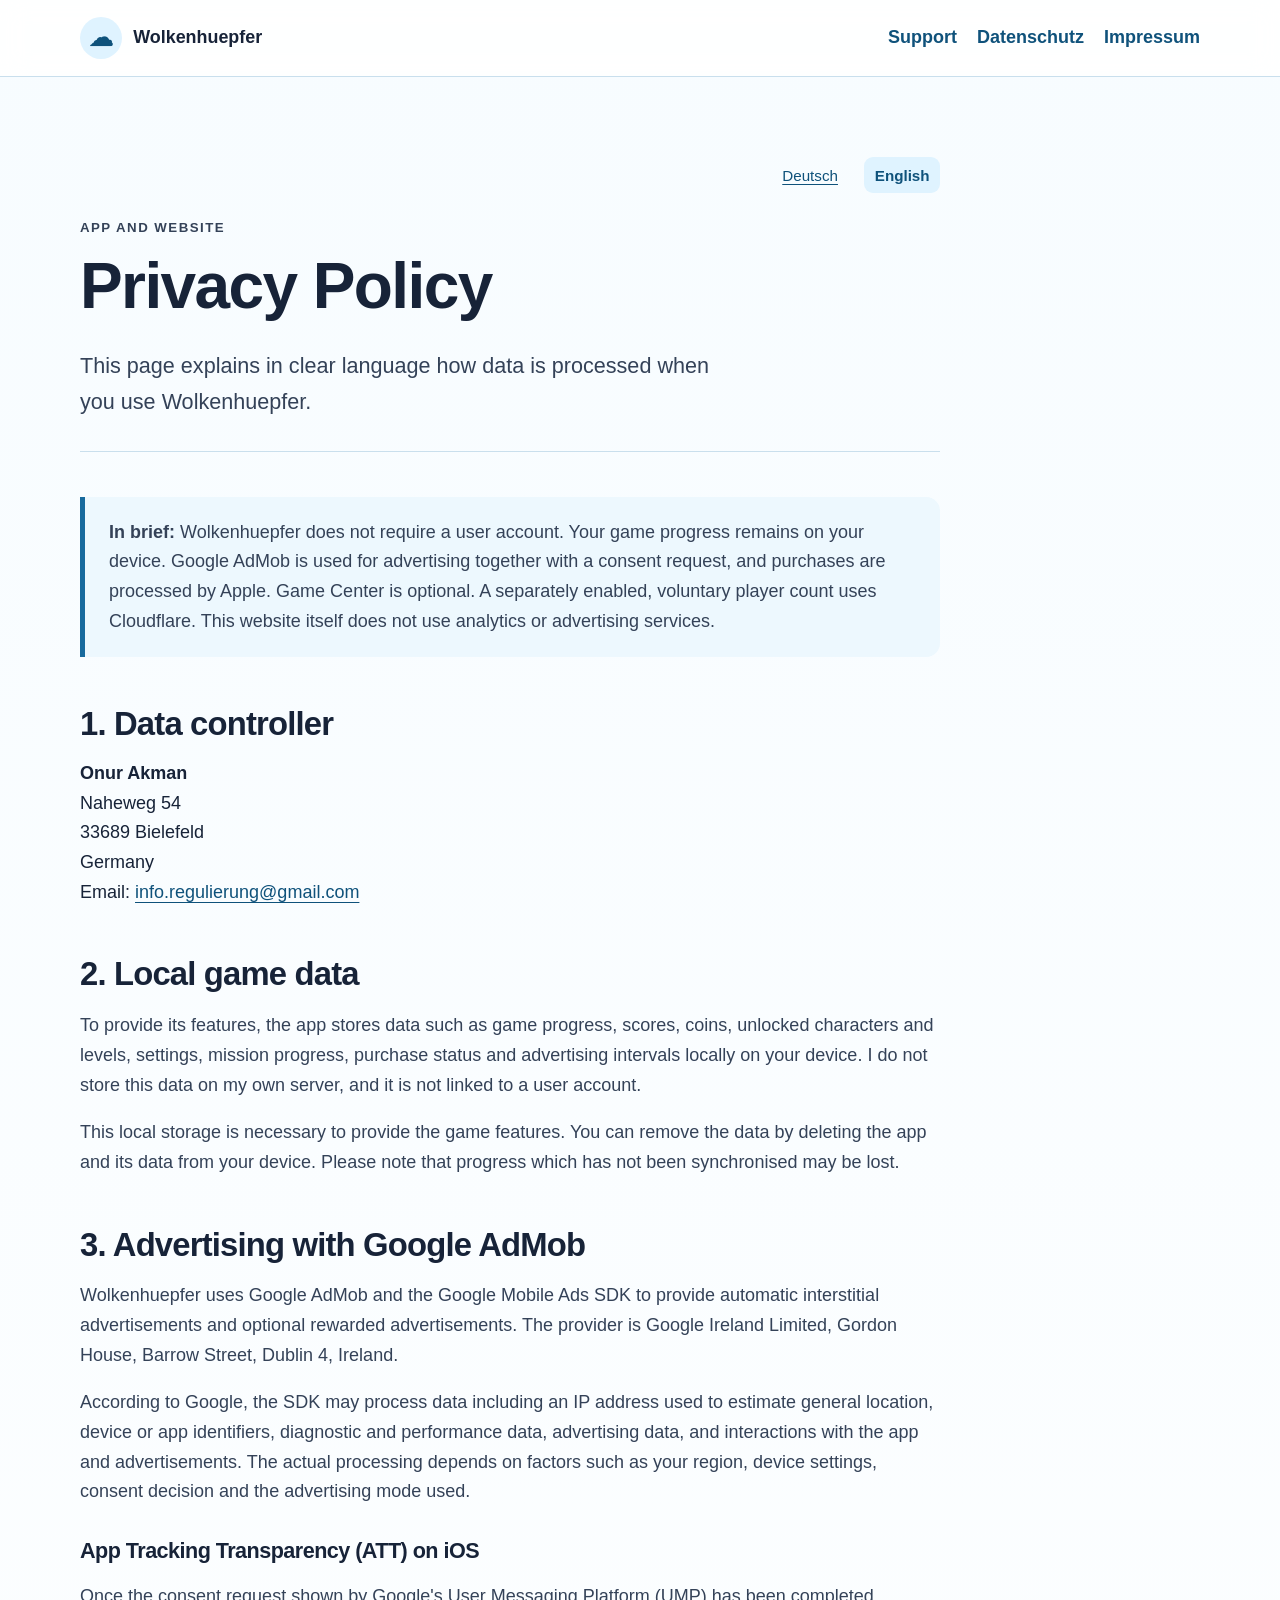
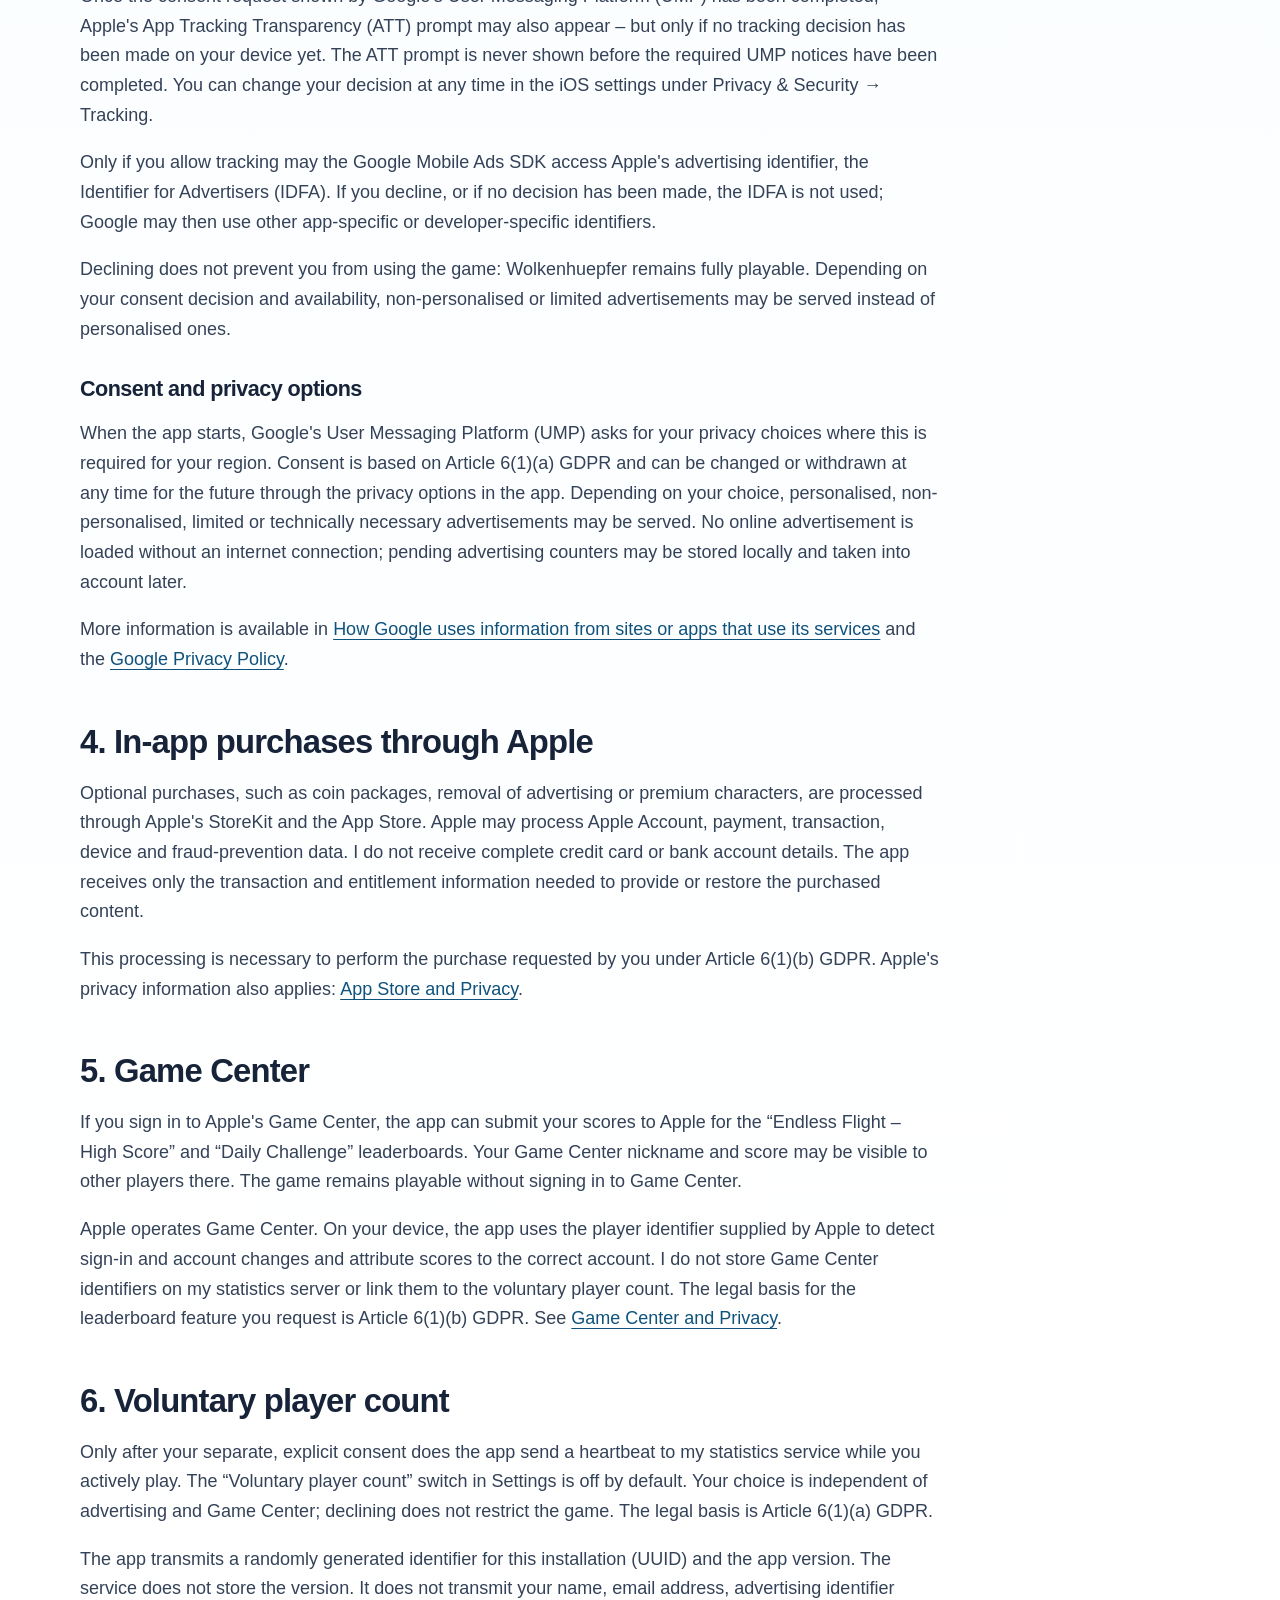
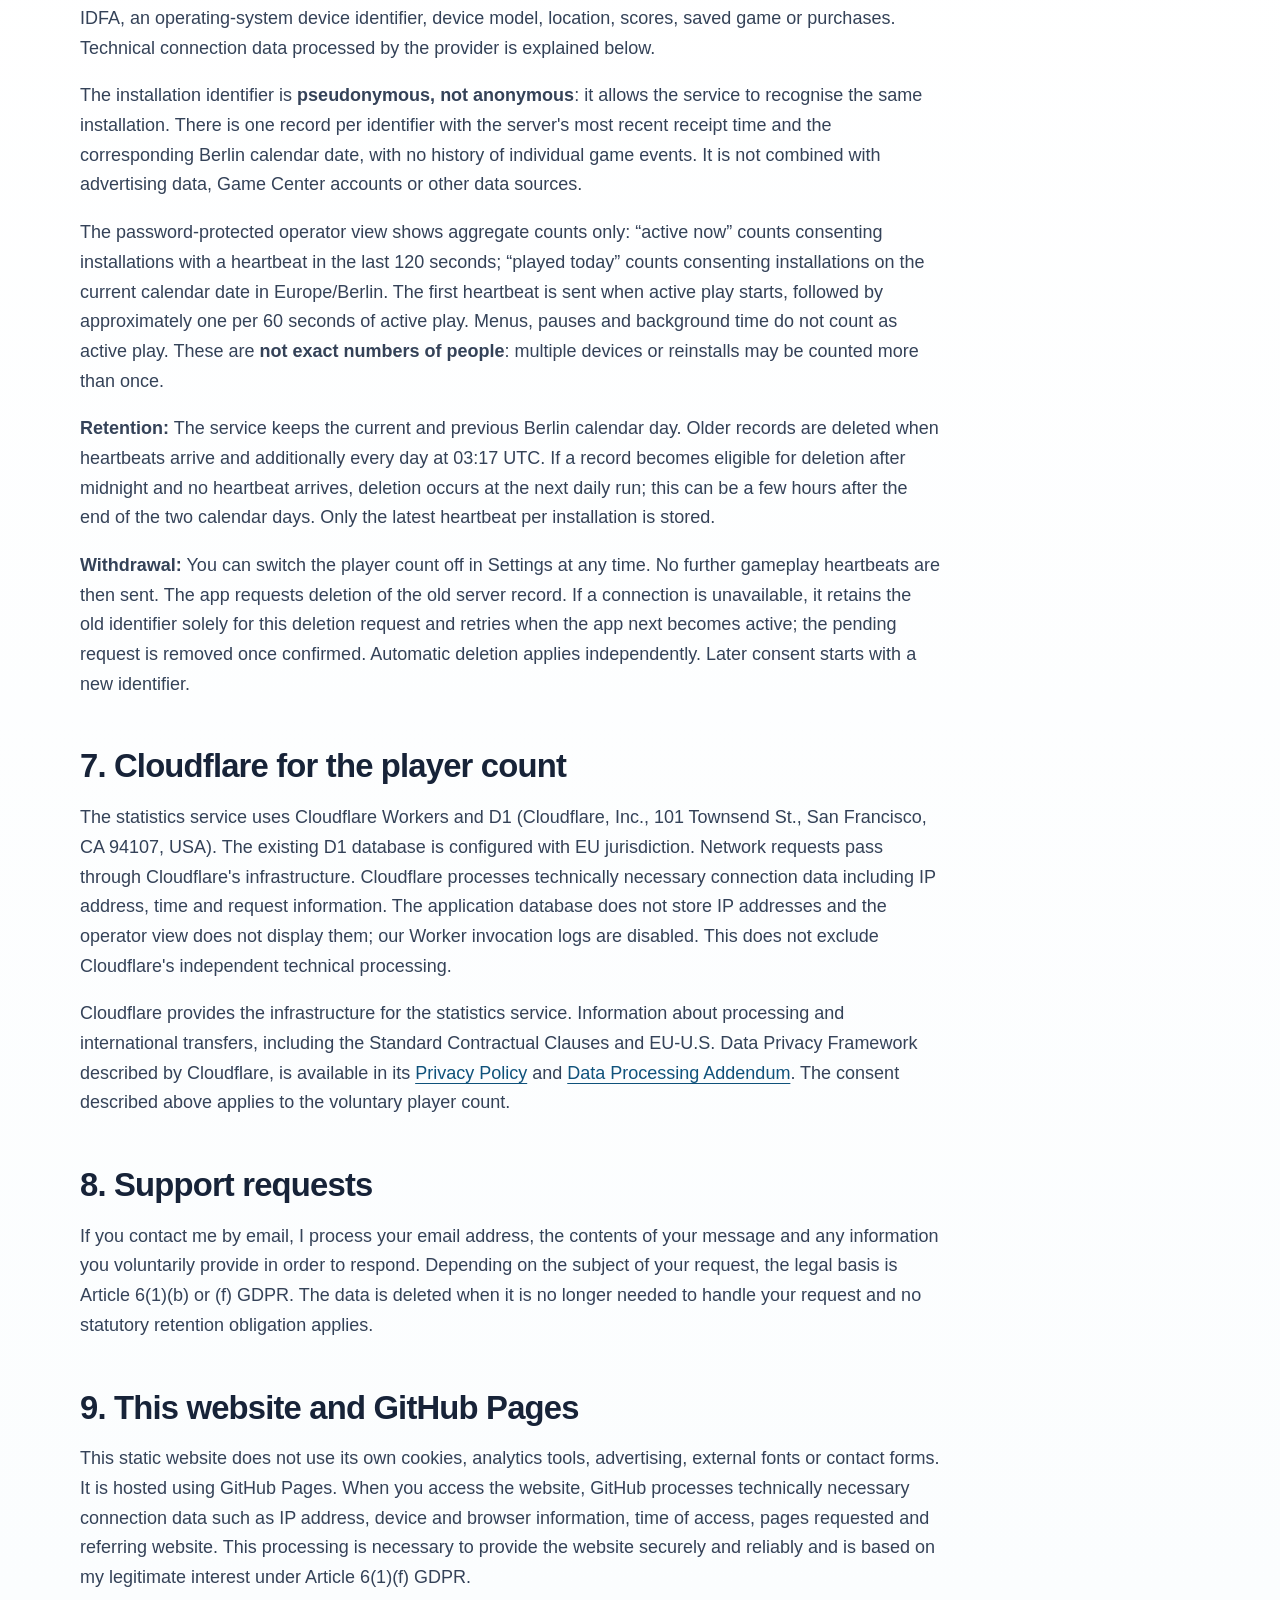
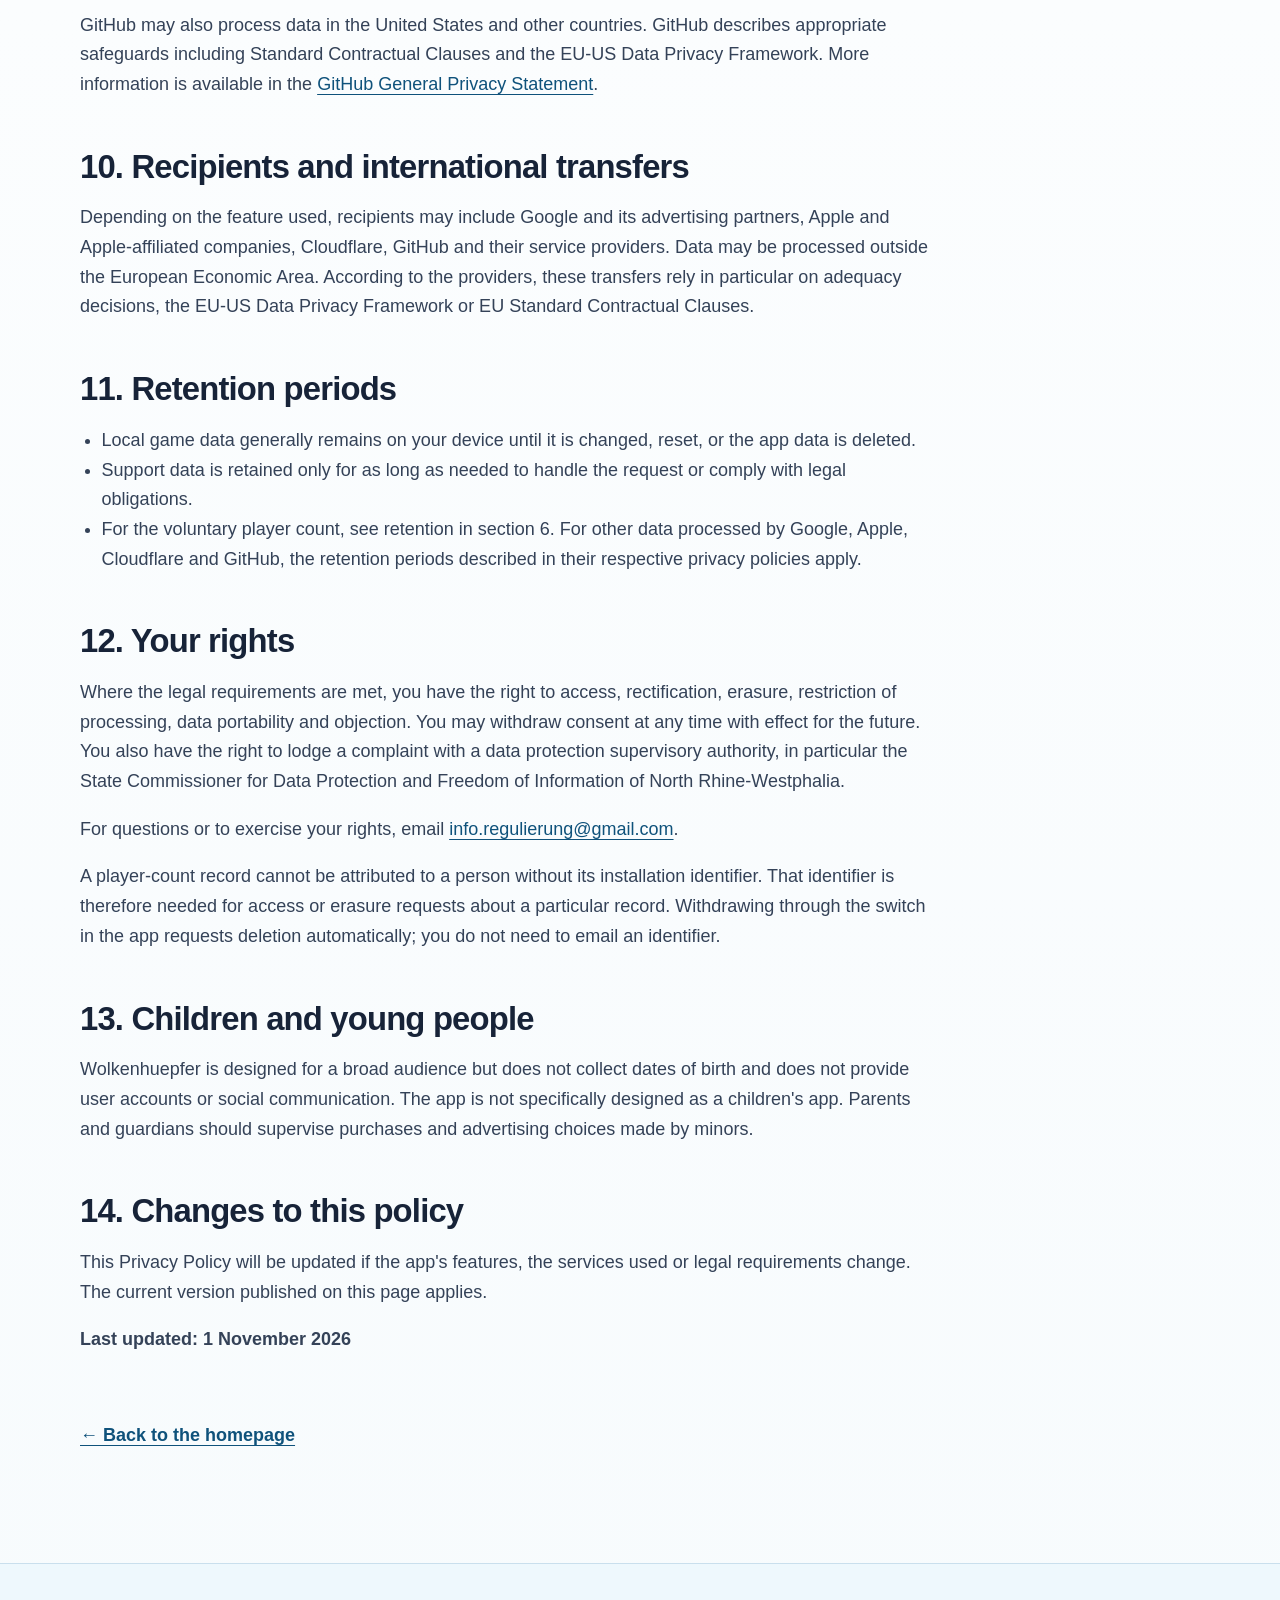
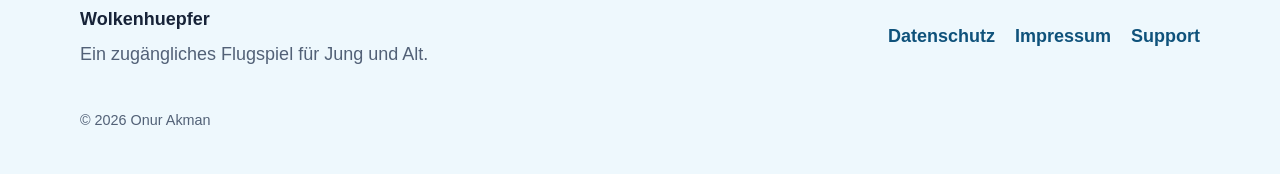
<file: en/privacy/index.html>
<!DOCTYPE html><html lang="de"><head><meta charSet="utf-8"/><meta name="viewport" content="width=device-width, initial-scale=1"/><link rel="stylesheet" href="/_next/static/chunks/0yrw0584~e8qk.css" data-precedence="next"/><title>Privacy Policy | Wolkenhuepfer</title><meta name="description" content="Privacy policy for the Wolkenhuepfer app and website."/><meta name="application-name" content="Wolkenhuepfer"/><meta name="robots" content="index, follow"/><link rel="canonical" href="https://inforegulierung-cyber.github.io/en/privacy/"/><link rel="alternate" hrefLang="de-DE" href="https://inforegulierung-cyber.github.io/datenschutz/"/><link rel="alternate" hrefLang="en" href="https://inforegulierung-cyber.github.io/en/privacy/"/></head><body><div hidden=""><!--$--><!--/$--></div><a class="skip-link" href="#main-content">Zum Inhalt springen</a><header class="site-header"><div class="shell nav-wrap"><a class="brand" aria-label="Wolkenhuepfer Startseite" href="/"><span class="brand-mark" aria-hidden="true">☁</span><span>Wolkenhuepfer</span></a><nav aria-label="Hauptnavigation"><a href="/support/">Support</a><a href="/datenschutz/">Datenschutz</a><a href="/impressum/">Impressum</a></nav></div></header><main id="main-content" class="shell"><article class="legal-page" lang="en"><nav class="language-switch" aria-label="Language selection"><a hrefLang="de" href="/datenschutz/">Deutsch</a><strong aria-current="page">English</strong></nav><header><p class="eyebrow">App and website</p><h1>Privacy Policy</h1><p class="lead">This page explains in clear language how data is processed when you use Wolkenhuepfer.</p></header><div class="info-box"><p><strong>In brief:</strong> Wolkenhuepfer does not require a user account. Your game progress remains on your device. Google AdMob is used for advertising together with a consent request, and purchases are processed by Apple. Game Center is optional. A separately enabled, voluntary player count uses Cloudflare. This website itself does not use analytics or advertising services.</p></div><h2>1. Data controller</h2><address><strong>Onur Akman</strong><br/>Naheweg 54<br/>33689 Bielefeld<br/>Germany<br/>Email: <a href="mailto:info.regulierung@gmail.com">info.regulierung@gmail.com</a></address><h2>2. Local game data</h2><p>To provide its features, the app stores data such as game progress, scores, coins, unlocked characters and levels, settings, mission progress, purchase status and advertising intervals locally on your device. I do not store this data on my own server, and it is not linked to a user account.</p><p>This local storage is necessary to provide the game features. You can remove the data by deleting the app and its data from your device. Please note that progress which has not been synchronised may be lost.</p><h2>3. Advertising with Google AdMob</h2><p>Wolkenhuepfer uses Google AdMob and the Google Mobile Ads SDK to provide automatic interstitial advertisements and optional rewarded advertisements. The provider is Google Ireland Limited, Gordon House, Barrow Street, Dublin 4, Ireland.</p><p>According to Google, the SDK may process data including an IP address used to estimate general location, device or app identifiers, diagnostic and performance data, advertising data, and interactions with the app and advertisements. The actual processing depends on factors such as your region, device settings, consent decision and the advertising mode used.</p><h3>App Tracking Transparency (ATT) on iOS</h3><p>Once the consent request shown by Google&#x27;s User Messaging Platform (UMP) has been completed, Apple&#x27;s App Tracking Transparency (ATT) prompt may also appear – but only if no tracking decision has been made on your device yet. The ATT prompt is never shown before the required UMP notices have been completed. You can change your decision at any time in the iOS settings under Privacy &amp; Security → Tracking.</p><p>Only if you allow tracking may the Google Mobile Ads SDK access Apple&#x27;s advertising identifier, the Identifier for Advertisers (IDFA). If you decline, or if no decision has been made, the IDFA is not used; Google may then use other app-specific or developer-specific identifiers.</p><p>Declining does not prevent you from using the game: Wolkenhuepfer remains fully playable. Depending on your consent decision and availability, non-personalised or limited advertisements may be served instead of personalised ones.</p><h3>Consent and privacy options</h3><p>When the app starts, Google&#x27;s User Messaging Platform (UMP) asks for your privacy choices where this is required for your region. Consent is based on Article 6(1)(a) GDPR and can be changed or withdrawn at any time for the future through the privacy options in the app. Depending on your choice, personalised, non-personalised, limited or technically necessary advertisements may be served. No online advertisement is loaded without an internet connection; pending advertising counters may be stored locally and taken into account later.</p><p>More information is available in <a href="https://policies.google.com/technologies/partner-sites?hl=en" rel="noreferrer">How Google uses information from sites or apps that use its services</a> and the <a href="https://policies.google.com/privacy?hl=en" rel="noreferrer">Google Privacy Policy</a>.</p><h2>4. In-app purchases through Apple</h2><p>Optional purchases, such as coin packages, removal of advertising or premium characters, are processed through Apple&#x27;s StoreKit and the App Store. Apple may process Apple Account, payment, transaction, device and fraud-prevention data. I do not receive complete credit card or bank account details. The app receives only the transaction and entitlement information needed to provide or restore the purchased content.</p><p>This processing is necessary to perform the purchase requested by you under Article 6(1)(b) GDPR. Apple&#x27;s privacy information also applies: <a href="https://www.apple.com/legal/privacy/data/en/app-store/" rel="noreferrer">App Store and Privacy</a>.</p><h2>5. Game Center</h2>
<p>If you sign in to Apple's Game Center, the app can submit your scores to Apple for the “Endless Flight – High Score” and “Daily Challenge” leaderboards. Your Game Center nickname and score may be visible to other players there. The game remains playable without signing in to Game Center.</p>
<p>Apple operates Game Center. On your device, the app uses the player identifier supplied by Apple to detect sign-in and account changes and attribute scores to the correct account. I do not store Game Center identifiers on my statistics server or link them to the voluntary player count. The legal basis for the leaderboard feature you request is Article 6(1)(b) GDPR. See <a href="https://www.apple.com/legal/privacy/data/en/game-center/" rel="noreferrer">Game Center and Privacy</a>.</p>
<h2>6. Voluntary player count</h2>
<p>Only after your separate, explicit consent does the app send a heartbeat to my statistics service while you actively play. The “Voluntary player count” switch in Settings is off by default. Your choice is independent of advertising and Game Center; declining does not restrict the game. The legal basis is Article 6(1)(a) GDPR.</p>
<p>The app transmits a randomly generated identifier for this installation (UUID) and the app version. The service does not store the version. It does not transmit your name, email address, advertising identifier IDFA, an operating-system device identifier, device model, location, scores, saved game or purchases. Technical connection data processed by the provider is explained below.</p>
<p>The installation identifier is <strong>pseudonymous, not anonymous</strong>: it allows the service to recognise the same installation. There is one record per identifier with the server's most recent receipt time and the corresponding Berlin calendar date, with no history of individual game events. It is not combined with advertising data, Game Center accounts or other data sources.</p>
<p>The password-protected operator view shows aggregate counts only: “active now” counts consenting installations with a heartbeat in the last 120 seconds; “played today” counts consenting installations on the current calendar date in Europe/Berlin. The first heartbeat is sent when active play starts, followed by approximately one per 60 seconds of active play. Menus, pauses and background time do not count as active play. These are <strong>not exact numbers of people</strong>: multiple devices or reinstalls may be counted more than once.</p>
<p><strong>Retention:</strong> The service keeps the current and previous Berlin calendar day. Older records are deleted when heartbeats arrive and additionally every day at 03:17 UTC. If a record becomes eligible for deletion after midnight and no heartbeat arrives, deletion occurs at the next daily run; this can be a few hours after the end of the two calendar days. Only the latest heartbeat per installation is stored.</p>
<p><strong>Withdrawal:</strong> You can switch the player count off in Settings at any time. No further gameplay heartbeats are then sent. The app requests deletion of the old server record. If a connection is unavailable, it retains the old identifier solely for this deletion request and retries when the app next becomes active; the pending request is removed once confirmed. Automatic deletion applies independently. Later consent starts with a new identifier.</p>
<h2>7. Cloudflare for the player count</h2>
<p>The statistics service uses Cloudflare Workers and D1 (Cloudflare, Inc., 101 Townsend St., San Francisco, CA 94107, USA). The existing D1 database is configured with EU jurisdiction. Network requests pass through Cloudflare's infrastructure. Cloudflare processes technically necessary connection data including IP address, time and request information. The application database does not store IP addresses and the operator view does not display them; our Worker invocation logs are disabled. This does not exclude Cloudflare's independent technical processing.</p>
<p>Cloudflare provides the infrastructure for the statistics service. Information about processing and international transfers, including the Standard Contractual Clauses and EU-U.S. Data Privacy Framework described by Cloudflare, is available in its <a href="https://www.cloudflare.com/privacypolicy/" rel="noreferrer">Privacy Policy</a> and <a href="https://www.cloudflare.com/cloudflare-customer-dpa/" rel="noreferrer">Data Processing Addendum</a>. The consent described above applies to the voluntary player count.</p>
<h2>8. Support requests</h2><p>If you contact me by email, I process your email address, the contents of your message and any information you voluntarily provide in order to respond. Depending on the subject of your request, the legal basis is Article 6(1)(b) or (f) GDPR. The data is deleted when it is no longer needed to handle your request and no statutory retention obligation applies.</p><h2>9. This website and GitHub Pages</h2><p>This static website does not use its own cookies, analytics tools, advertising, external fonts or contact forms. It is hosted using GitHub Pages. When you access the website, GitHub processes technically necessary connection data such as IP address, device and browser information, time of access, pages requested and referring website. This processing is necessary to provide the website securely and reliably and is based on my legitimate interest under Article 6(1)(f) GDPR.</p><p>GitHub may also process data in the United States and other countries. GitHub describes appropriate safeguards including Standard Contractual Clauses and the EU-US Data Privacy Framework. More information is available in the <a href="https://docs.github.com/en/site-policy/privacy-policies/github-general-privacy-statement" rel="noreferrer">GitHub General Privacy Statement</a>.</p><h2>10. Recipients and international transfers</h2><p>Depending on the feature used, recipients may include Google and its advertising partners, Apple and Apple-affiliated companies, Cloudflare, GitHub and their service providers. Data may be processed outside the European Economic Area. According to the providers, these transfers rely in particular on adequacy decisions, the EU-US Data Privacy Framework or EU Standard Contractual Clauses.</p><h2>11. Retention periods</h2><ul><li>Local game data generally remains on your device until it is changed, reset, or the app data is deleted.</li><li>Support data is retained only for as long as needed to handle the request or comply with legal obligations.</li><li>For the voluntary player count, see retention in section 6. For other data processed by Google, Apple, Cloudflare and GitHub, the retention periods described in their respective privacy policies apply.</li></ul><h2>12. Your rights</h2><p>Where the legal requirements are met, you have the right to access, rectification, erasure, restriction of processing, data portability and objection. You may withdraw consent at any time with effect for the future. You also have the right to lodge a complaint with a data protection supervisory authority, in particular the State Commissioner for Data Protection and Freedom of Information of North Rhine-Westphalia.</p><p>For questions or to exercise your rights, email <a href="mailto:info.regulierung@gmail.com">info.regulierung@gmail.com</a>.</p><p>A player-count record cannot be attributed to a person without its installation identifier. That identifier is therefore needed for access or erasure requests about a particular record. Withdrawing through the switch in the app requests deletion automatically; you do not need to email an identifier.</p><h2>13. Children and young people</h2><p>Wolkenhuepfer is designed for a broad audience but does not collect dates of birth and does not provide user accounts or social communication. The app is not specifically designed as a children&#x27;s app. Parents and guardians should supervise purchases and advertising choices made by minors.</p><h2>14. Changes to this policy</h2><p>This Privacy Policy will be updated if the app&#x27;s features, the services used or legal requirements change. The current version published on this page applies.</p><p><strong>Last updated: 1 November 2026</strong></p><a class="back-link" href="/">← Back to the homepage</a></article><!--$--><!--/$--></main><footer class="site-footer"><div class="shell footer-grid"><div><strong>Wolkenhuepfer</strong><p>Ein zugängliches Flugspiel für Jung und Alt.</p></div><nav aria-label="Rechtliche Hinweise"><a href="/datenschutz/">Datenschutz</a><a href="/impressum/">Impressum</a><a href="/support/">Support</a></nav><p class="copyright">© 2026 Onur Akman</p></div></footer></body></html>
</file>
<file: _next/static/chunks/0yrw0584~e8qk.css>
:root{--sky:#dff3ff;--ink:#172338;--muted:#526177;--blue:#176a9d;--blue-dark:#0f527b;--gold:#c28b19;--border:#c9dfed;--shadow:0 18px 55px #1f5b7e24}*{box-sizing:border-box}html{scroll-behavior:smooth}body{color:var(--ink);text-rendering:optimizelegibility;background:linear-gradient(#f7fcff 0%,#fff 46%,#f7fbfd 100%);margin:0;font-family:-apple-system,BlinkMacSystemFont,Segoe UI,Arial,sans-serif;font-size:18px;line-height:1.65}a{color:var(--blue-dark);text-underline-offset:.2em}a:hover{color:#093a59}a:focus-visible{outline-offset:4px;border-radius:6px;outline:4px solid #f2b942}.skip-link{z-index:100;background:var(--ink);color:#fff;border-radius:10px;padding:.7rem 1rem;position:fixed;top:1rem;left:1rem;transform:translateY(-180%)}.skip-link:focus{transform:translateY(0)}.shell{width:min(1120px,100% - 40px);margin-inline:auto}.site-header{border-bottom:1px solid var(--border);z-index:20;-webkit-backdrop-filter:blur(14px);backdrop-filter:blur(14px);background:#ffffffe0;position:sticky;top:0}.nav-wrap{justify-content:space-between;align-items:center;gap:1rem;min-height:76px;display:flex}.brand{color:var(--ink);align-items:center;gap:.7rem;font-size:1.12rem;font-weight:850;text-decoration:none;display:inline-flex}.brand-mark{background:var(--sky);width:42px;height:42px;color:var(--blue-dark);border-radius:50%;place-items:center;font-size:1.5rem;display:grid}.site-header nav,.site-footer nav{flex-wrap:wrap;align-items:center;gap:1.25rem;display:flex}.site-header nav a,.site-footer nav a{font-weight:700;text-decoration:none}.hero{grid-template-columns:1.05fr .95fr;align-items:center;gap:clamp(2rem,6vw,6rem);min-height:670px;padding:5.5rem 0 4.5rem;display:grid}.eyebrow{color:var(--blue-dark);letter-spacing:.11em;text-transform:uppercase;margin:0 0 .7rem;font-size:.83rem;font-weight:850}h1,h2,h3{letter-spacing:-.025em;line-height:1.15}h1{max-width:700px;margin:0;font-size:clamp(2.7rem,6vw,5.25rem)}h2{margin:0 0 1rem;font-size:clamp(2rem,4vw,3.2rem)}h3{margin:0 0 .6rem;font-size:1.35rem}.lead{max-width:650px;color:var(--muted);margin:1.5rem 0 0;font-size:clamp(1.12rem,2vw,1.35rem)}.hero-actions{flex-wrap:wrap;gap:.9rem;margin-top:2rem;display:flex}.button{border-radius:14px;justify-content:center;align-items:center;min-height:52px;padding:.75rem 1.3rem;font-weight:800;text-decoration:none;display:inline-flex}.button.primary{background:var(--blue-dark);color:#fff;box-shadow:0 10px 24px #0f527b33}.button.primary:hover{color:#fff;background:#093f61}.button.secondary{color:var(--ink);border:2px solid var(--border);background:#fff}.sky-card{min-height:430px;box-shadow:var(--shadow);background:linear-gradient(160deg,#a9def7 0%,#dff5ff 58%,#fff8d9 100%);border:1px solid #b9dced;border-radius:34px;position:relative;overflow:hidden}.sun{background:#ffd86b;border-radius:50%;width:118px;height:118px;position:absolute;top:44px;right:48px;box-shadow:0 0 55px #ffd86bb8}.cloud{background:#fff;border-radius:70px;height:76px;position:absolute;box-shadow:0 15px 35px #24668c1f}.cloud:before,.cloud:after{content:"";background:inherit;border-radius:50%;position:absolute}.cloud:before{width:88px;height:88px;bottom:18px;left:38px}.cloud:after{width:112px;height:112px;bottom:8px;right:38px}.cloud-one{width:285px;bottom:58px;left:-70px}.cloud-two{width:260px;bottom:130px;right:-75px;transform:scale(.78)}.cloud-three{opacity:.68;width:235px;top:165px;left:120px;transform:scale(.55)}.flight-path{color:var(--gold);text-shadow:0 4px 15px #7d580a40;font-size:3rem;position:absolute;top:36%;left:44%}.section{padding:5rem 0}.feature-grid{grid-template-columns:repeat(3,1fr);gap:1.25rem;margin-top:2.3rem;display:grid}.feature-card{border:1px solid var(--border);background:#ffffffe0;border-radius:24px;padding:2rem;box-shadow:0 12px 32px #1f5b7e14}.feature-card p{color:var(--muted);margin:0}.feature-icon{background:var(--sky);width:52px;height:52px;color:var(--blue-dark);border-radius:16px;place-items:center;margin-bottom:1.2rem;font-size:1.6rem;font-weight:900;display:grid}.trust-panel{background:linear-gradient(135deg,#fffdf6,#fff6da);border:1px solid #e8d59b;border-radius:28px;grid-template-columns:.85fr 1.15fr;align-items:center;gap:3rem;margin:3rem 0 7rem;padding:3rem;display:grid}.trust-panel p:last-child{color:#584a2c;margin:0}.legal-page{max-width:860px;padding:5rem 0 7rem}.language-switch{justify-content:flex-end;gap:1rem;margin-bottom:1.5rem;font-size:.95rem;display:flex}.language-switch a,.language-switch strong{border-radius:9px;padding:.35rem .65rem}.language-switch strong{background:var(--sky);color:var(--blue-dark)}.legal-page>header{border-bottom:1px solid var(--border);margin-bottom:2.8rem;padding-bottom:2rem}.legal-page h1{font-size:clamp(2.5rem,5vw,4rem)}.legal-page h2{margin-top:3rem;font-size:clamp(1.55rem,3vw,2.05rem)}.legal-page h3{margin-top:2rem}.legal-page p,.legal-page li{color:#344258}.legal-page address{font-style:normal}.legal-page ul{padding-left:1.35rem}.info-box{border-left:5px solid var(--blue);background:#edf8fe;border-radius:0 14px 14px 0;margin:2rem 0;padding:1.3rem 1.5rem}.info-box p{margin:0}.contact-card{border:1px solid var(--border);background:#fff;border-radius:22px;padding:2rem;box-shadow:0 12px 34px #1f5b7e17}.contact-card p:last-child{margin-bottom:0}.back-link{margin-top:3rem;font-weight:800;display:inline-block}.site-footer{border-top:1px solid var(--border);background:#eef8fd}.footer-grid{grid-template-columns:1fr auto;align-items:center;gap:2rem;min-height:210px;padding-block:2.5rem;display:grid}.site-footer p{color:var(--muted);margin:.35rem 0 0}.copyright{grid-column:1/-1;font-size:.9rem}@media (max-width:820px){body{font-size:17px}.site-header{position:static}.nav-wrap{flex-direction:column;align-items:flex-start;padding-block:1rem}.site-header nav{gap:.8rem 1rem}.hero{grid-template-columns:1fr;min-height:auto;padding-top:3.8rem}.sky-card{min-height:350px}.feature-grid,.trust-panel{grid-template-columns:1fr}.trust-panel{gap:1rem;padding:2rem}.footer-grid{grid-template-columns:1fr}.copyright{grid-column:auto}}@media (max-width:480px){.shell{width:min(100% - 28px,1120px)}h1{font-size:2.55rem}.sky-card{border-radius:24px;min-height:290px}.cloud{transform:scale(.75)}.cloud-one{bottom:30px;left:-110px}.feature-card,.contact-card{padding:1.4rem}}@media (prefers-reduced-motion:reduce){html{scroll-behavior:auto}}
</file>
